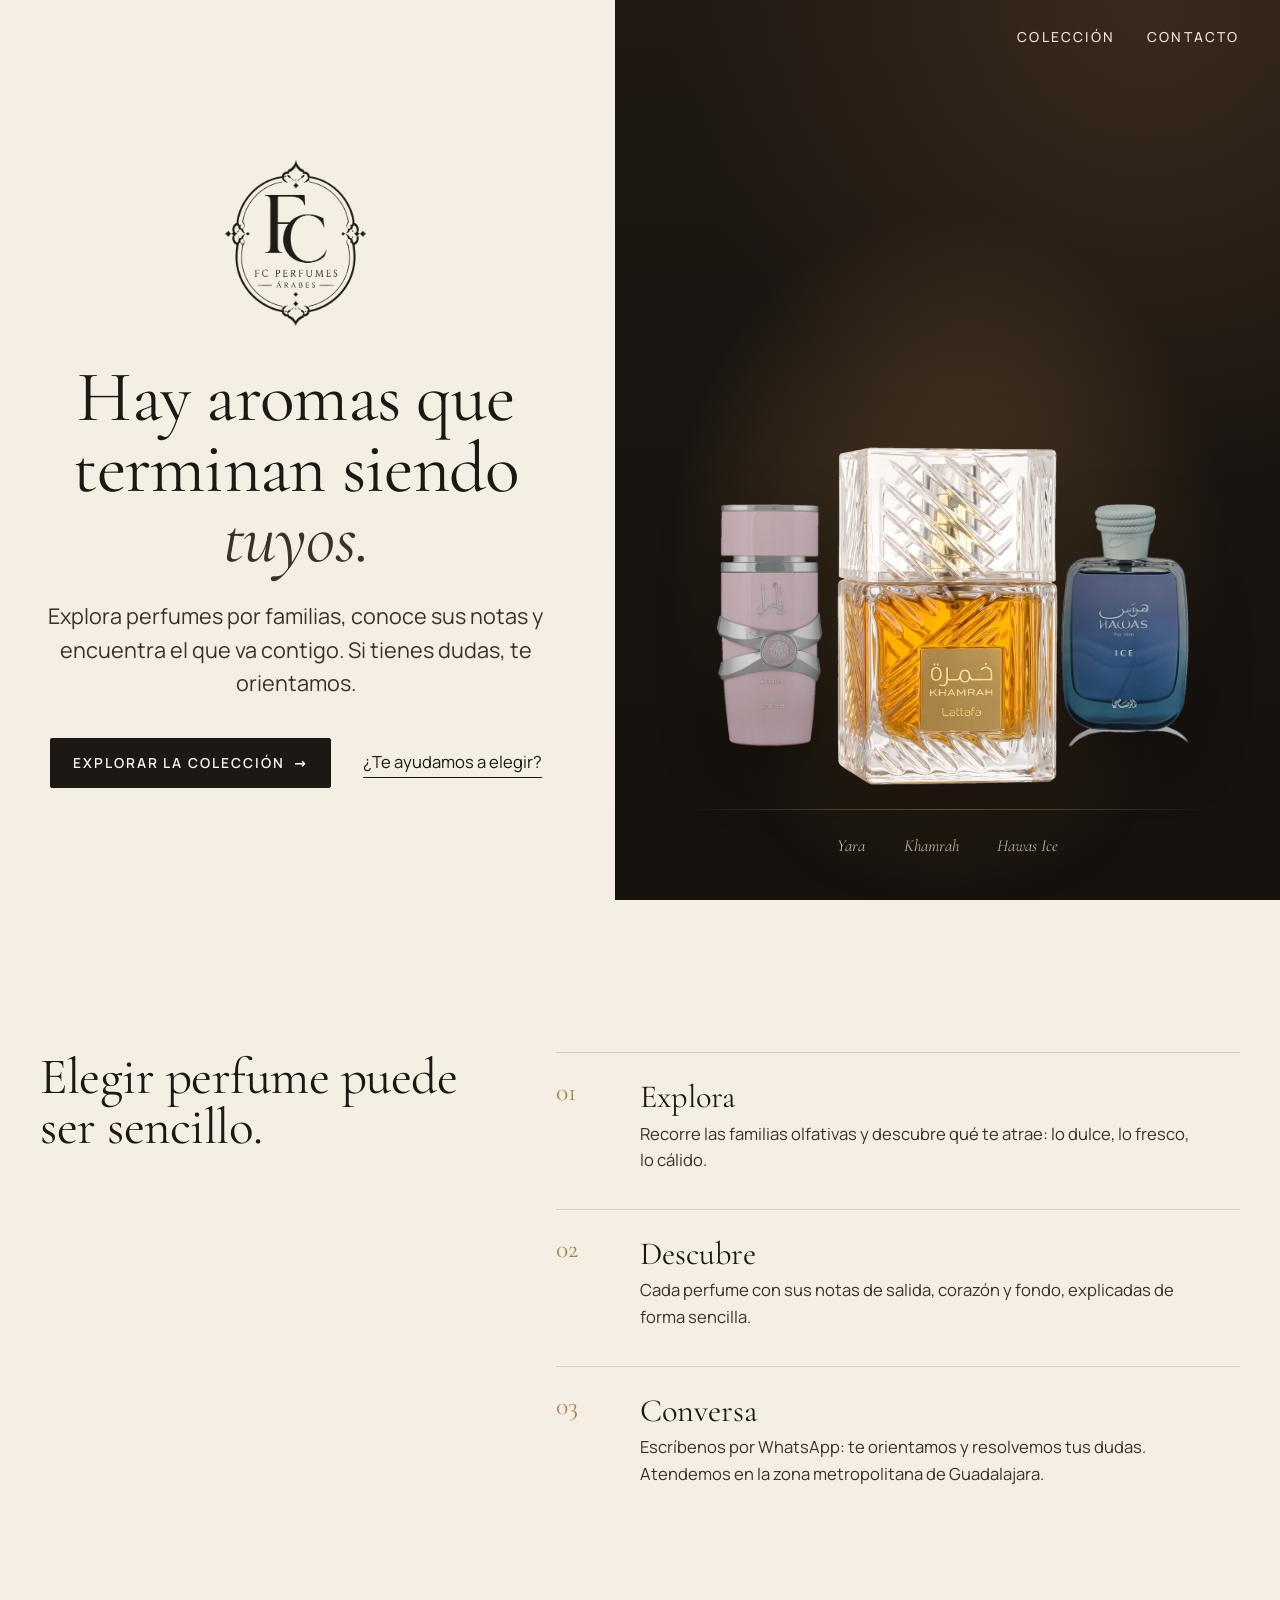
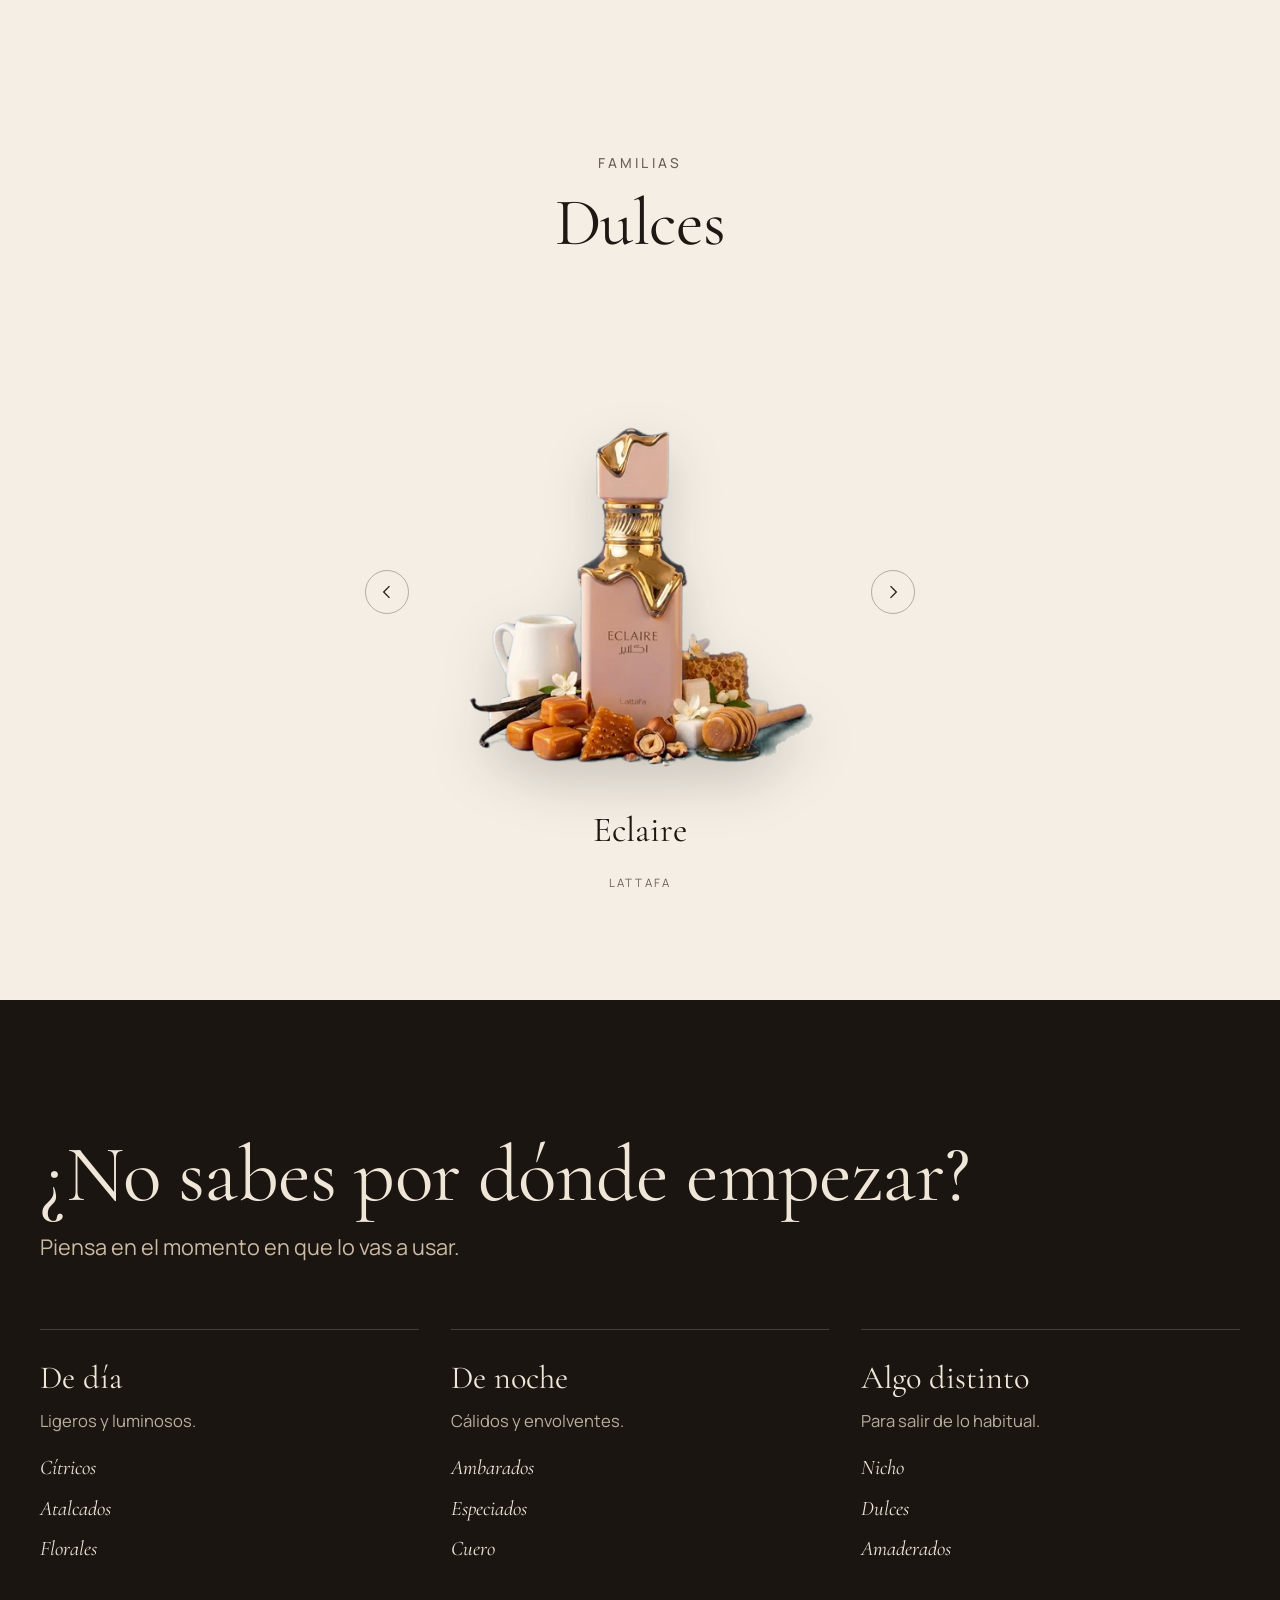
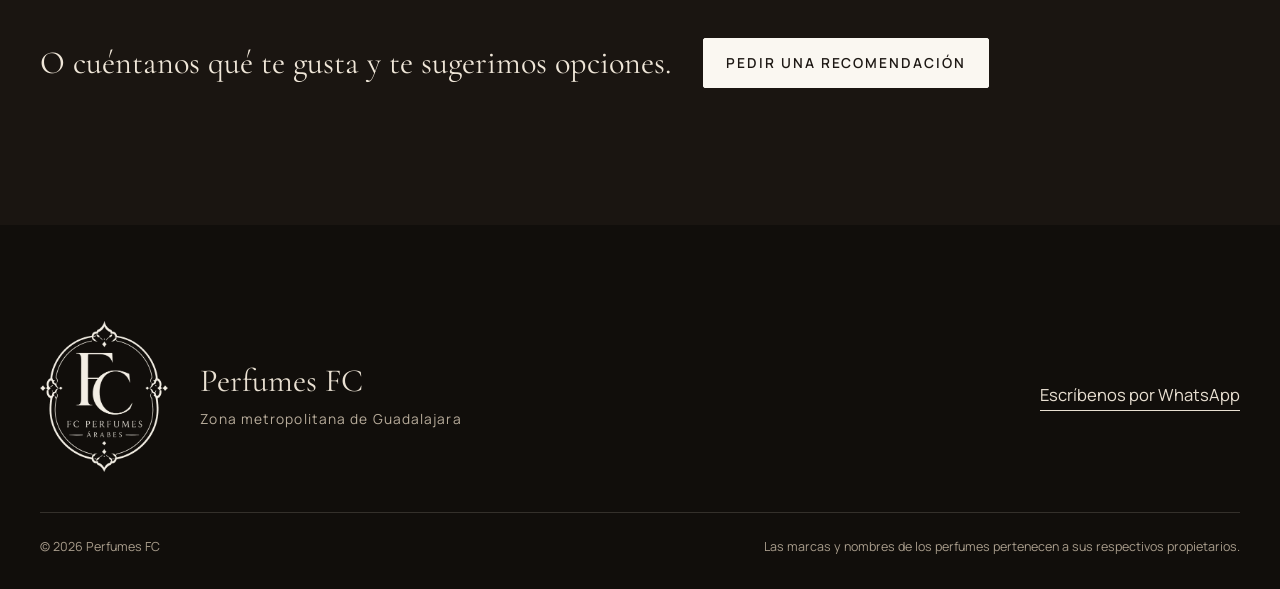
<file: index.html>
<!doctype html>
<html lang="es-MX">
<head>
  <meta charset="utf-8">
  <meta name="viewport" content="width=device-width, initial-scale=1">
  <title>Perfumes FC — Fragancias para explorar</title>
  <meta name="description" content="Perfumes FC: explora fragancias por familias olfativas, conoce sus notas y encuentra la que va contigo. Te orientamos por WhatsApp en la zona metropolitana de Guadalajara.">
  <meta name="theme-color" content="#f4eee4">
  <meta property="og:type" content="website">
  <meta property="og:locale" content="es_MX">
  <meta property="og:site_name" content="Perfumes FC">
  <meta property="og:title" content="Perfumes FC — Fragancias para explorar">
  <meta property="og:description" content="Explora perfumes por familias olfativas y encuentra el que va contigo.">
  <meta property="og:image" content="assets/img/brand/og-image.jpg">
  <meta name="twitter:card" content="summary_large_image">
  <link rel="icon" type="image/png" sizes="32x32" href="assets/img/brand/favicon-32.png">
  <link rel="apple-touch-icon" href="assets/img/brand/apple-touch-icon.png">
  <link rel="preload" href="assets/fonts/cormorant-garamond.woff2" as="font" type="font/woff2" crossorigin>
  <link rel="preload" href="assets/fonts/manrope.woff2" as="font" type="font/woff2" crossorigin>
  <link rel="stylesheet" href="assets/css/base.css">
  <link rel="stylesheet" href="assets/css/home.css">
  <script>document.documentElement.classList.add("js")</script>
</head>
<body>
  <a class="skip-link" href="#contenido">Saltar al contenido</a>

  <header class="site-header" id="top">
    <div class="wrap">
      <a class="brand" href="index.html" aria-label="Perfumes FC, inicio">
        <img src="assets/img/brand/monogram-ink.webp" width="30" height="31" alt="">
        <span>Perfumes</span>
      </a>
      <nav aria-label="Principal">
        <ul class="nav">
          <li><a href="catalogo.html">Colección</a></li>
          <li><a href="#contacto">Contacto</a></li>
        </ul>
      </nav>
    </div>
  </header>

  <main id="contenido">
    <!-- HERO -->
    <section class="hero" aria-labelledby="hero-title">
      <div class="hero__text">
        <img class="hero__logo" src="assets/img/brand/logo-ink.webp" width="720" height="849" alt="Perfumes FC">
        <h1 id="hero-title" class="display hero__title">Hay aromas que terminan siendo <em>tuyos.</em></h1>
        <p class="hero__lead">Explora perfumes por familias, conoce sus notas y encuentra el que va contigo. Si tienes dudas, te orientamos.</p>
        <div class="hero__actions">
          <a class="btn" href="catalogo.html">Explorar la colección <span class="arrow" aria-hidden="true">→</span></a>
          <a class="link" data-wa="advice" href="https://wa.me/?text=Hola%2C%20me%20gustar%C3%ADa%20una%20recomendaci%C3%B3n%20de%20perfume." target="_blank" rel="noopener">¿Te ayudamos a elegir?</a>
        </div>
      </div>
      <figure class="hero__stage" aria-label="Tres perfumes de la colección">
        <div class="hero__bottles">
          <img class="b b--l" src="assets/img/perfumes/yara-840.webp" width="420" height="560" alt="Frasco de Yara de Lattafa">
          <img class="b b--c" src="assets/img/perfumes/khamrah-840.webp" width="420" height="560" alt="Frasco de Khamrah de Lattafa" fetchpriority="high">
          <img class="b b--r" src="assets/img/perfumes/hawas-ice-840.webp" width="420" height="560" alt="Frasco de Hawas Ice de Rasasi">
        </div>
        <figcaption class="hero__caption"><span>Yara</span><span>Khamrah</span><span>Hawas Ice</span></figcaption>
      </figure>
    </section>

    <!-- CÓMO FUNCIONA -->
    <section class="steps wrap" aria-labelledby="steps-title">
      <h2 id="steps-title" class="display steps__title reveal">Elegir perfume puede ser sencillo.</h2>
      <ol class="steps__list">
        <li class="reveal"><span class="steps__n">01</span><h3>Explora</h3><p>Recorre las familias olfativas y descubre qué te atrae: lo dulce, lo fresco, lo cálido.</p></li>
        <li class="reveal"><span class="steps__n">02</span><h3>Descubre</h3><p>Cada perfume con sus notas de salida, corazón y fondo, explicadas de forma sencilla.</p></li>
        <li class="reveal"><span class="steps__n">03</span><h3>Conversa</h3><p>Escríbenos por WhatsApp: te orientamos y resolvemos tus dudas. Atendemos en la zona metropolitana de Guadalajara.</p></li>
      </ol>
    </section>

    <!-- FAMILIAS: carrusel sencillo, un perfume por familia -->
    <section class="showcase" id="familias" aria-labelledby="sc-title" aria-roledescription="carrusel">
      <div class="wrap">
        <h2 id="sc-title" class="eyebrow sc-title">Familias</h2>
        <!-- prerender:showcase -->
        <p class="sc-name display" aria-live="polite">Dulces</p>
        <div class="sc-stage">
          <button class="g-btn sc-prev" type="button" aria-label="Familia anterior"><svg viewBox="0 0 24 24" aria-hidden="true"><path d="M15 5l-7 7 7 7" fill="none" stroke="currentColor" stroke-width="1.5"/></svg></button>
          <a class="sc-perfume" href="catalogo.html#/dulces/eclaire">
            <span class="sc-visual"><img class="studio" src="assets/img/estudio/eclaire-760.webp" alt="Frasco de Eclaire de Lattafa: vidrio rosado con tapa de crema dorada que parece derretirse junto a sus ingredientes" loading="lazy"></span>
            <span class="sc-pname">Eclaire</span>
            <span class="sc-pbrand">Lattafa</span>
          </a>
          <button class="g-btn sc-next" type="button" aria-label="Familia siguiente"><svg viewBox="0 0 24 24" aria-hidden="true"><path d="M9 5l7 7-7 7" fill="none" stroke="currentColor" stroke-width="1.5"/></svg></button>
        </div>
        <!-- /prerender:showcase -->
      </div>
    </section>

    <!-- ORIENTACIÓN -->
    <section class="guide" aria-labelledby="guide-title">
      <div class="wrap">
        <h2 id="guide-title" class="display guide__title reveal">¿No sabes por dónde empezar?</h2>
        <p class="guide__lead reveal">Piensa en el momento en que lo vas a usar.</p>
        <div class="guide__grid">
          <div class="reveal">
            <h3>De día</h3>
            <p>Ligeros y luminosos.</p>
            <ul><li><a href="catalogo.html#/citricos">Cítricos</a></li><li><a href="catalogo.html#/atalcados">Atalcados</a></li><li><a href="catalogo.html#/florales">Florales</a></li></ul>
          </div>
          <div class="reveal">
            <h3>De noche</h3>
            <p>Cálidos y envolventes.</p>
            <ul><li><a href="catalogo.html#/ambarados">Ambarados</a></li><li><a href="catalogo.html#/especiados">Especiados</a></li><li><a href="catalogo.html#/cuero">Cuero</a></li></ul>
          </div>
          <div class="reveal">
            <h3>Algo distinto</h3>
            <p>Para salir de lo habitual.</p>
            <ul><li><a href="catalogo.html#/nicho">Nicho</a></li><li><a href="catalogo.html#/dulces">Dulces</a></li><li><a href="catalogo.html#/amaderados">Amaderados</a></li></ul>
          </div>
        </div>
        <div class="guide__cta reveal">
          <p>O cuéntanos qué te gusta y te sugerimos opciones.</p>
          <a class="btn btn--light" data-wa="advice" href="https://wa.me/?text=Hola%2C%20me%20gustar%C3%ADa%20una%20recomendaci%C3%B3n%20de%20perfume." target="_blank" rel="noopener">Pedir una recomendación</a>
        </div>
      </div>
    </section>
  </main>

  <footer class="site-footer" id="contacto">
    <div class="wrap">
      <div class="footer-top">
        <img src="assets/img/brand/logo-cream.webp" width="720" height="849" alt="Perfumes FC" loading="lazy">
        <div class="footer-brand">
          <p>Perfumes FC</p>
          <small>Zona metropolitana de Guadalajara</small>
        </div>
        <a class="link" data-wa="general" href="https://wa.me/?text=Hola%2C%20quer%C3%ADa%20informaci%C3%B3n%20sobre%20sus%20perfumes." target="_blank" rel="noopener">Escríbenos por WhatsApp</a>
      </div>
      <div class="footer-bottom">
        <span>© 2026 Perfumes FC</span>
        <span>Las marcas y nombres de los perfumes pertenecen a sus respectivos propietarios.</span>
      </div>
    </div>
  </footer>

  <script type="module" src="assets/js/home.js"></script>
</body>
</html>
</file>
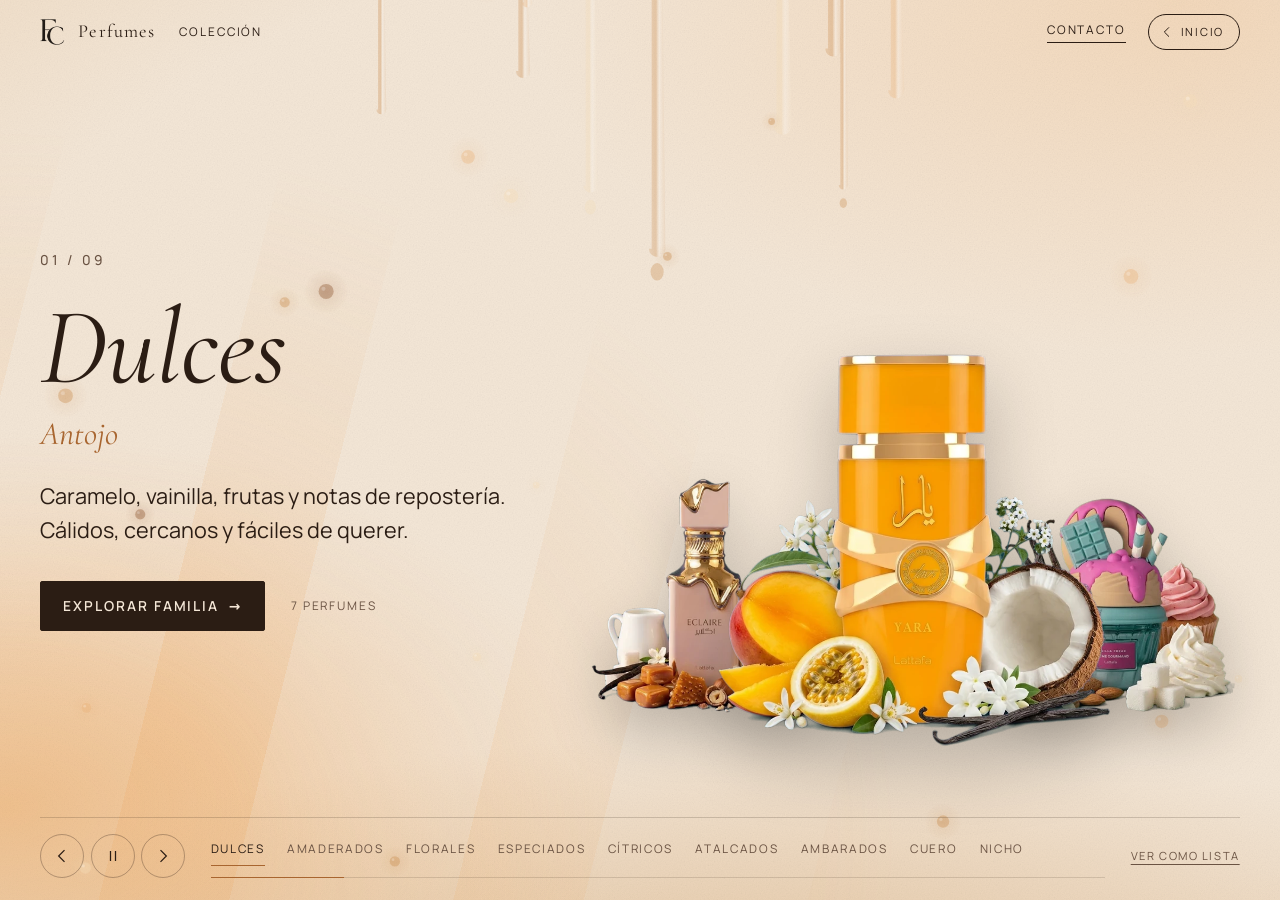
<file: catalogo.html>
<!doctype html>
<html lang="es-MX">
<head>
  <meta charset="utf-8">
  <meta name="viewport" content="width=device-width, initial-scale=1">
  <title>Colección — Perfumes FC</title>
  <meta name="description" content="Recorre la colección de Perfumes FC por familias olfativas: dulces, amaderados, florales, especiados, cítricos, atalcados, ambarados, cuero y nicho. Notas de cada perfume y contacto directo por WhatsApp.">
  <meta name="theme-color" content="#f4eee4">
  <meta property="og:type" content="website">
  <meta property="og:locale" content="es_MX">
  <meta property="og:site_name" content="Perfumes FC">
  <meta property="og:title" content="Colección — Perfumes FC">
  <meta property="og:description" content="Una galería olfativa: explora perfumes por familias y descubre sus notas.">
  <meta property="og:image" content="assets/img/brand/og-image.jpg">
  <meta name="twitter:card" content="summary_large_image">
  <link rel="icon" type="image/png" sizes="32x32" href="assets/img/brand/favicon-32.png">
  <link rel="apple-touch-icon" href="assets/img/brand/apple-touch-icon.png">
  <link rel="preload" href="assets/fonts/cormorant-garamond.woff2" as="font" type="font/woff2" crossorigin>
  <link rel="preload" href="assets/fonts/manrope.woff2" as="font" type="font/woff2" crossorigin>
  <link rel="preload" href="data/families.json" as="fetch" crossorigin>
  <link rel="preload" href="data/perfumes.json" as="fetch" crossorigin>
  <link rel="stylesheet" href="assets/css/base.css">
  <link rel="stylesheet" href="assets/css/catalog.css">
  <link rel="stylesheet" href="assets/css/atmos.css">
  <script>document.documentElement.classList.add("js")</script>
</head>
<body class="cat">
  <a class="skip-link" href="#app">Saltar a la colección</a>

  <header class="cat-bar">
    <a class="brand" href="index.html" aria-label="Perfumes FC, volver al inicio">
      <img class="brand__ink" src="assets/img/brand/monogram-ink.webp" width="30" height="31" alt="">
      <img class="brand__cream" src="assets/img/brand/monogram-cream.webp" width="30" height="31" alt="">
      <span>Perfumes</span>
    </a>
    <nav class="crumbs" aria-label="Ubicación"><ol></ol></nav>
    <nav class="bar-nav" aria-label="Principal">
      <a class="bar-link" href="index.html#contacto">Contacto</a>
      <a class="bar-home" href="index.html"><svg viewBox="0 0 24 24" aria-hidden="true"><path d="M15 5l-7 7 7 7" fill="none" stroke="currentColor" stroke-width="1.5"/></svg>Inicio</a>
    </nav>
  </header>

  <main id="app" class="stage" data-view="loading" tabindex="-1">
    <div class="stage__bg" aria-hidden="true"><div class="bg-layer"><i class="bl bl-fill"></i><i class="bl bl-key"></i><i class="bl bl-tex"></i><i class="bl bl-vig"></i></div><div class="bg-layer"><i class="bl bl-fill"></i><i class="bl bl-key"></i><i class="bl bl-tex"></i><i class="bl bl-vig"></i></div></div>
    <canvas class="stage__fx" aria-hidden="true"></canvas>

    <!-- Galería de familias -->
    <section id="view-gallery" class="view view--gallery" aria-roledescription="carrusel" aria-label="Familias olfativas" hidden>
      <div class="g-slide">
        <p class="g-count eyebrow"><span class="g-i">01</span> / <span class="g-n">09</span></p>
        <h1 class="g-name display" tabindex="-1"></h1>
        <p class="g-concept"></p>
        <p class="g-desc"></p>
        <div class="g-actions">
          <a class="btn g-cta" href="#/">Explorar familia <span class="arrow" aria-hidden="true">→</span></a>
          <span class="g-num"></span>
        </div>
      </div>
      <div class="g-bottles" aria-hidden="true"></div>
      <div class="g-nav" role="group" aria-label="Navegación entre familias">
        <div class="g-controls">
          <button class="g-btn g-prev" type="button" aria-label="Familia anterior"><svg viewBox="0 0 24 24" aria-hidden="true"><path d="M15 5l-7 7 7 7" fill="none" stroke="currentColor" stroke-width="1.5"/></svg></button>
          <button class="g-btn g-play" type="button" aria-label="Pausar el recorrido automático"><svg class="i-pause" viewBox="0 0 24 24" aria-hidden="true"><path d="M9 6v12M15 6v12" stroke="currentColor" stroke-width="1.5"/></svg><svg class="i-play" viewBox="0 0 24 24" aria-hidden="true"><path d="M8 5.5v13l10-6.5z" fill="none" stroke="currentColor" stroke-width="1.5" stroke-linejoin="round"/></svg></button>
          <button class="g-btn g-next" type="button" aria-label="Familia siguiente"><svg viewBox="0 0 24 24" aria-hidden="true"><path d="M9 5l7 7-7 7" fill="none" stroke="currentColor" stroke-width="1.5"/></svg></button>
        </div>
        <div class="g-tabs-wrap">
          <ol class="g-tabs"></ol>
          <div class="g-progress" aria-hidden="true"><span></span></div>
        </div>
        <a class="g-list" href="#/lista">Ver como lista</a>
      </div>
      <p class="visually-hidden g-live" aria-live="polite"></p>
    </section>

    <!-- Familia abierta -->
    <section id="view-family" class="view view--family" hidden></section>

    <!-- Ficha de perfume -->
    <section id="view-perfume" class="view view--perfume" hidden></section>

    <!-- Lista accesible -->
    <section id="view-list" class="view view--list" hidden></section>

    <p class="stage__status" role="status"></p>
  </main>

  <noscript>
    <style>.cat-bar .crumbs, .stage { display: none !important; } body.cat { overflow: auto; }</style>
    <!-- prerender:noscript -->
    <div class="ns">
      <h1 class="display">Colección</h1>
      <p class="muted">Pregúntanos por cualquier perfume: el enlace abre WhatsApp con el nombre ya escrito.</p>
      <section><h2>Dulces</h2><ul>
        <li><strong>Yara Tous</strong> — Lattafa. Mango · Coco · Vainilla. <a href="https://wa.me/?text=Hola%2C%20quer%C3%ADa%20informaci%C3%B3n%20sobre%20el%20perfume%20Yara%20Tous%20de%20Lattafa." rel="noopener">Preguntar por WhatsApp</a></li>
        <li><strong>Eclaire</strong> — Lattafa. Caramelo · Leche · Miel. <a href="https://wa.me/?text=Hola%2C%20quer%C3%ADa%20informaci%C3%B3n%20sobre%20el%20perfume%20Eclaire%20de%20Lattafa." rel="noopener">Preguntar por WhatsApp</a></li>
        <li><strong>Vanilla Freak</strong> — Lattafa. Acorde de cupcake · Almendra · Vainilla. <a href="https://wa.me/?text=Hola%2C%20quer%C3%ADa%20informaci%C3%B3n%20sobre%20el%20perfume%20Vanilla%20Freak%20de%20Lattafa." rel="noopener">Preguntar por WhatsApp</a></li>
        <li><strong>Berry On Top</strong> — Lattafa. Fresa · Crema chantilly · Vainilla. <a href="https://wa.me/?text=Hola%2C%20quer%C3%ADa%20informaci%C3%B3n%20sobre%20el%20perfume%20Berry%20On%20Top%20de%20Lattafa." rel="noopener">Preguntar por WhatsApp</a></li>
        <li><strong>Khamrah</strong> — Lattafa. Canela · Dátil · Vainilla. <a href="https://wa.me/?text=Hola%2C%20quer%C3%ADa%20informaci%C3%B3n%20sobre%20el%20perfume%20Khamrah%20de%20Lattafa." rel="noopener">Preguntar por WhatsApp</a></li>
        <li><strong>Yara Elixir</strong> — Lattafa. Fresa (s&#x27;mores) · Jazmín · Caramelo. <a href="https://wa.me/?text=Hola%2C%20quer%C3%ADa%20informaci%C3%B3n%20sobre%20el%20perfume%20Yara%20Elixir%20de%20Lattafa." rel="noopener">Preguntar por WhatsApp</a></li>
        <li><strong>Petra</strong> — Lattafa. Ron · Coco · Nardo (tuberosa). <a href="https://wa.me/?text=Hola%2C%20quer%C3%ADa%20informaci%C3%B3n%20sobre%20el%20perfume%20Petra%20de%20Lattafa." rel="noopener">Preguntar por WhatsApp</a></li>
      </ul></section>
      <section><h2>Amaderados</h2><ul>
        <li><strong>Ameer Al Arab</strong> — Asdaaf (Lattafa). Albahaca · Cardamomo · Sándalo. <a href="https://wa.me/?text=Hola%2C%20quer%C3%ADa%20informaci%C3%B3n%20sobre%20el%20perfume%20Ameer%20Al%20Arab%20de%20Asdaaf." rel="noopener">Preguntar por WhatsApp</a></li>
        <li><strong>Hayaati</strong> — Lattafa. Manzana · Canela · Notas amaderadas. <a href="https://wa.me/?text=Hola%2C%20quer%C3%ADa%20informaci%C3%B3n%20sobre%20el%20perfume%20Hayaati%20de%20Lattafa." rel="noopener">Preguntar por WhatsApp</a></li>
        <li><strong>Amber Oud Bleu Edition</strong> — Al Haramain. Toronja · Menta · Sándalo. <a href="https://wa.me/?text=Hola%2C%20quer%C3%ADa%20informaci%C3%B3n%20sobre%20el%20perfume%20Amber%20Oud%20Bleu%20Edition%20de%20Al%20Haramain." rel="noopener">Preguntar por WhatsApp</a></li>
        <li><strong>Fusion Accord</strong> — Hamidi. Piña · Abedul · Musgo de roble. <a href="https://wa.me/?text=Hola%2C%20quer%C3%ADa%20informaci%C3%B3n%20sobre%20el%20perfume%20Fusion%20Accord%20de%20Hamidi." rel="noopener">Preguntar por WhatsApp</a></li>
        <li><strong>Nitro Green</strong> — Dumont. Lavandín · Hojas de cedro · Acorde terroso. <a href="https://wa.me/?text=Hola%2C%20quer%C3%ADa%20informaci%C3%B3n%20sobre%20el%20perfume%20Nitro%20Green%20de%20Dumont." rel="noopener">Preguntar por WhatsApp</a></li>
        <li><strong>Ishq Al Shuyukh Silver</strong> — Lattafa Pride. Limón · Piña · Cedro. <a href="https://wa.me/?text=Hola%2C%20quer%C3%ADa%20informaci%C3%B3n%20sobre%20el%20perfume%20Ishq%20Al%20Shuyukh%20Silver%20de%20Lattafa%20Pride." rel="noopener">Preguntar por WhatsApp</a></li>
        <li><strong>Shaheen Silver</strong> — Lattafa Pride. Grosella negra (cassis) · Pachulí · Musgo de roble. <a href="https://wa.me/?text=Hola%2C%20quer%C3%ADa%20informaci%C3%B3n%20sobre%20el%20perfume%20Shaheen%20Silver%20de%20Lattafa%20Pride." rel="noopener">Preguntar por WhatsApp</a></li>
        <li><strong>Connoisseur Man</strong> — Armaf. Manzana verde · Lavanda · Olíbano (incienso). <a href="https://wa.me/?text=Hola%2C%20quer%C3%ADa%20informaci%C3%B3n%20sobre%20el%20perfume%20Connoisseur%20Man%20de%20Armaf." rel="noopener">Preguntar por WhatsApp</a></li>
      </ul></section>
      <section><h2>Florales</h2><ul>
        <li><strong>Yara</strong> — Lattafa. Orquídea · Heliotropo · Vainilla. <a href="https://wa.me/?text=Hola%2C%20quer%C3%ADa%20informaci%C3%B3n%20sobre%20el%20perfume%20Yara%20de%20Lattafa." rel="noopener">Preguntar por WhatsApp</a></li>
        <li><strong>Yara Elixir</strong> — Lattafa. Fresa (s&#x27;mores) · Jazmín · Caramelo. <a href="https://wa.me/?text=Hola%2C%20quer%C3%ADa%20informaci%C3%B3n%20sobre%20el%20perfume%20Yara%20Elixir%20de%20Lattafa." rel="noopener">Preguntar por WhatsApp</a></li>
        <li><strong>Fakhar Rose</strong> — Lattafa. Granada · Nardo (tuberosa) · Rosa. <a href="https://wa.me/?text=Hola%2C%20quer%C3%ADa%20informaci%C3%B3n%20sobre%20el%20perfume%20Fakhar%20Rose%20de%20Lattafa." rel="noopener">Preguntar por WhatsApp</a></li>
        <li><strong>Queen of Arabia</strong> — Lattafa Pride. Vainilla · Ámbar. <a href="https://wa.me/?text=Hola%2C%20quer%C3%ADa%20informaci%C3%B3n%20sobre%20el%20perfume%20Queen%20of%20Arabia%20de%20Lattafa%20Pride." rel="noopener">Preguntar por WhatsApp</a></li>
        <li><strong>Fusion Concord</strong> — Hamidi. Durazno · Nardo (tuberosa) · Praliné. <a href="https://wa.me/?text=Hola%2C%20quer%C3%ADa%20informaci%C3%B3n%20sobre%20el%20perfume%20Fusion%20Concord%20de%20Hamidi." rel="noopener">Preguntar por WhatsApp</a></li>
        <li><strong>Ameerat Al Arab Blue</strong> — Asdaaf (Lattafa). Bergamota · Geranio · Ámbar. <a href="https://wa.me/?text=Hola%2C%20quer%C3%ADa%20informaci%C3%B3n%20sobre%20el%20perfume%20Ameerat%20Al%20Arab%20Blue%20de%20Asdaaf." rel="noopener">Preguntar por WhatsApp</a></li>
        <li><strong>Infinity Gold</strong> — Armaf. Pera · Ylang-ylang · Vainilla. <a href="https://wa.me/?text=Hola%2C%20quer%C3%ADa%20informaci%C3%B3n%20sobre%20el%20perfume%20Infinity%20Gold%20de%20Armaf." rel="noopener">Preguntar por WhatsApp</a></li>
        <li><strong>The Kingdom Women</strong> — Lattafa. Pera · Peonía · Praliné. <a href="https://wa.me/?text=Hola%2C%20quer%C3%ADa%20informaci%C3%B3n%20sobre%20el%20perfume%20The%20Kingdom%20Women%20de%20Lattafa." rel="noopener">Preguntar por WhatsApp</a></li>
        <li><strong>Atheeri</strong> — Lattafa. Pasiflora · Orquídea · Vainilla. <a href="https://wa.me/?text=Hola%2C%20quer%C3%ADa%20informaci%C3%B3n%20sobre%20el%20perfume%20Atheeri%20de%20Lattafa." rel="noopener">Preguntar por WhatsApp</a></li>
      </ul></section>
      <section><h2>Especiados</h2><ul>
        <li><strong>Khamrah</strong> — Lattafa. Canela · Dátil · Vainilla. <a href="https://wa.me/?text=Hola%2C%20quer%C3%ADa%20informaci%C3%B3n%20sobre%20el%20perfume%20Khamrah%20de%20Lattafa." rel="noopener">Preguntar por WhatsApp</a></li>
        <li><strong>Khamrah Qahwa</strong> — Lattafa. Cardamomo · Café · Praliné. <a href="https://wa.me/?text=Hola%2C%20quer%C3%ADa%20informaci%C3%B3n%20sobre%20el%20perfume%20Khamrah%20Qahwa%20de%20Lattafa." rel="noopener">Preguntar por WhatsApp</a></li>
        <li><strong>Asad Bourbon</strong> — Lattafa. Pimienta rosa · Cacao · Vainilla bourbon. <a href="https://wa.me/?text=Hola%2C%20quer%C3%ADa%20informaci%C3%B3n%20sobre%20el%20perfume%20Asad%20Bourbon%20de%20Lattafa." rel="noopener">Preguntar por WhatsApp</a></li>
        <li><strong>Checkmate Knight</strong> — Armaf. Lavanda · Cardamomo · Haba tonka. <a href="https://wa.me/?text=Hola%2C%20quer%C3%ADa%20informaci%C3%B3n%20sobre%20el%20perfume%20Checkmate%20Knight%20de%20Armaf." rel="noopener">Preguntar por WhatsApp</a></li>
        <li><strong>9 PM Rebel</strong> — Afnan. Piña · Manzana Granny Smith · Caramelo. <a href="https://wa.me/?text=Hola%2C%20quer%C3%ADa%20informaci%C3%B3n%20sobre%20el%20perfume%209%20PM%20Rebel%20de%20Afnan." rel="noopener">Preguntar por WhatsApp</a></li>
        <li><strong>Oud Saffron</strong> — Orientica. Azafrán · Oud · Vainilla. <a href="https://wa.me/?text=Hola%2C%20quer%C3%ADa%20informaci%C3%B3n%20sobre%20el%20perfume%20Oud%20Saffron%20de%20Orientica." rel="noopener">Preguntar por WhatsApp</a></li>
      </ul></section>
      <section><h2>Cítricos</h2><ul>
        <li><strong>Hawas Ice</strong> — Rasasi. Manzana · Limón · Anís estrellado. <a href="https://wa.me/?text=Hola%2C%20quer%C3%ADa%20informaci%C3%B3n%20sobre%20el%20perfume%20Hawas%20Ice%20de%20Rasasi." rel="noopener">Preguntar por WhatsApp</a></li>
        <li><strong>Hawas Malibu</strong> — Rasasi. Piña · Toronja · Iris. <a href="https://wa.me/?text=Hola%2C%20quer%C3%ADa%20informaci%C3%B3n%20sobre%20el%20perfume%20Hawas%20Malibu%20de%20Rasasi." rel="noopener">Preguntar por WhatsApp</a></li>
        <li><strong>Odyssey Mandarin Sky</strong> — Armaf. Mandarina · Caramelo · Haba tonka. <a href="https://wa.me/?text=Hola%2C%20quer%C3%ADa%20informaci%C3%B3n%20sobre%20el%20perfume%20Odyssey%20Mandarin%20Sky%20de%20Armaf." rel="noopener">Preguntar por WhatsApp</a></li>
        <li><strong>Odyssey Limoni</strong> — Armaf. Limón · Jengibre · Notas marinas. <a href="https://wa.me/?text=Hola%2C%20quer%C3%ADa%20informaci%C3%B3n%20sobre%20el%20perfume%20Odyssey%20Limoni%20de%20Armaf." rel="noopener">Preguntar por WhatsApp</a></li>
        <li><strong>Art of Universe</strong> — Lattafa Pride. Mandarina · Menta · Pera. <a href="https://wa.me/?text=Hola%2C%20quer%C3%ADa%20informaci%C3%B3n%20sobre%20el%20perfume%20Art%20of%20Universe%20de%20Lattafa%20Pride." rel="noopener">Preguntar por WhatsApp</a></li>
      </ul></section>
      <section><h2>Atalcados</h2><ul>
        <li><strong>Musk Mood</strong> — Lattafa. Almizcle blanco · Notas florales · Sándalo. <a href="https://wa.me/?text=Hola%2C%20quer%C3%ADa%20informaci%C3%B3n%20sobre%20el%20perfume%20Musk%20Mood%20de%20Lattafa." rel="noopener">Preguntar por WhatsApp</a></li>
        <li><strong>Musk So Poudrée</strong> — Lattafa. Notas empolvadas · Almizcle. <a href="https://wa.me/?text=Hola%2C%20quer%C3%ADa%20informaci%C3%B3n%20sobre%20el%20perfume%20Musk%20So%20Poudr%C3%A9e%20de%20Lattafa." rel="noopener">Preguntar por WhatsApp</a></li>
        <li><strong>Peace &amp; Love</strong> — Lattafa Pride. Almendra · Rosa · Heliotropo. <a href="https://wa.me/?text=Hola%2C%20quer%C3%ADa%20informaci%C3%B3n%20sobre%20el%20perfume%20Peace%20%26%20Love%20de%20Lattafa%20Pride." rel="noopener">Preguntar por WhatsApp</a></li>
        <li><strong>Ameerat Al Arab Privé Rose</strong> — Asdaaf (Lattafa). Fresa · Rosa · Almizcle blanco. <a href="https://wa.me/?text=Hola%2C%20quer%C3%ADa%20informaci%C3%B3n%20sobre%20el%20perfume%20Ameerat%20Al%20Arab%20Priv%C3%A9%20Rose%20de%20Asdaaf." rel="noopener">Preguntar por WhatsApp</a></li>
        <li><strong>Yara</strong> — Lattafa. Orquídea · Heliotropo · Vainilla. <a href="https://wa.me/?text=Hola%2C%20quer%C3%ADa%20informaci%C3%B3n%20sobre%20el%20perfume%20Yara%20de%20Lattafa." rel="noopener">Preguntar por WhatsApp</a></li>
      </ul></section>
      <section><h2>Ambarados / Orientales</h2><ul>
        <li><strong>King</strong> — Bharara. Naranja · Tutti frutti · Ámbar. <a href="https://wa.me/?text=Hola%2C%20quer%C3%ADa%20informaci%C3%B3n%20sobre%20el%20perfume%20King%20de%20Bharara." rel="noopener">Preguntar por WhatsApp</a></li>
        <li><strong>Royal Amber</strong> — Orientica. Melón · Piña · Ámbar. <a href="https://wa.me/?text=Hola%2C%20quer%C3%ADa%20informaci%C3%B3n%20sobre%20el%20perfume%20Royal%20Amber%20de%20Orientica." rel="noopener">Preguntar por WhatsApp</a></li>
        <li><strong>Khamrah Qahwa</strong> — Lattafa. Cardamomo · Café · Praliné. <a href="https://wa.me/?text=Hola%2C%20quer%C3%ADa%20informaci%C3%B3n%20sobre%20el%20perfume%20Khamrah%20Qahwa%20de%20Lattafa." rel="noopener">Preguntar por WhatsApp</a></li>
        <li><strong>Asad Bourbon</strong> — Lattafa. Pimienta rosa · Cacao · Vainilla bourbon. <a href="https://wa.me/?text=Hola%2C%20quer%C3%ADa%20informaci%C3%B3n%20sobre%20el%20perfume%20Asad%20Bourbon%20de%20Lattafa." rel="noopener">Preguntar por WhatsApp</a></li>
        <li><strong>Orchestra Tempo Tune</strong> — Armaf. Ralladura de naranja · Miel · Ámbar. <a href="https://wa.me/?text=Hola%2C%20quer%C3%ADa%20informaci%C3%B3n%20sobre%20el%20perfume%20Orchestra%20Tempo%20Tune%20de%20Armaf." rel="noopener">Preguntar por WhatsApp</a></li>
        <li><strong>Mosaic Topaz Malaky</strong> — Armaf. Azafrán · Rosa · Oud. <a href="https://wa.me/?text=Hola%2C%20quer%C3%ADa%20informaci%C3%B3n%20sobre%20el%20perfume%20Mosaic%20Topaz%20Malaky%20de%20Armaf." rel="noopener">Preguntar por WhatsApp</a></li>
        <li><strong>Oud Saffron</strong> — Orientica. Azafrán · Oud · Vainilla. <a href="https://wa.me/?text=Hola%2C%20quer%C3%ADa%20informaci%C3%B3n%20sobre%20el%20perfume%20Oud%20Saffron%20de%20Orientica." rel="noopener">Preguntar por WhatsApp</a></li>
      </ul></section>
      <section><h2>Cuero</h2><ul>
        <li><strong>Ishq Al Shuyukh Gold</strong> — Lattafa Pride. Azafrán · Cuero · Caramelo. <a href="https://wa.me/?text=Hola%2C%20quer%C3%ADa%20informaci%C3%B3n%20sobre%20el%20perfume%20Ishq%20Al%20Shuyukh%20Gold%20de%20Lattafa%20Pride." rel="noopener">Preguntar por WhatsApp</a></li>
        <li><strong>Éter Arabian Sky</strong> — Armaf. Piña · Caramelo · Cuero. <a href="https://wa.me/?text=Hola%2C%20quer%C3%ADa%20informaci%C3%B3n%20sobre%20el%20perfume%20%C3%89ter%20Arabian%20Sky%20de%20Armaf." rel="noopener">Preguntar por WhatsApp</a></li>
      </ul></section>
      <section><h2>Nicho</h2><ul>
        <li><strong>Art of Universe</strong> — Lattafa Pride. Mandarina · Menta · Pera. <a href="https://wa.me/?text=Hola%2C%20quer%C3%ADa%20informaci%C3%B3n%20sobre%20el%20perfume%20Art%20of%20Universe%20de%20Lattafa%20Pride." rel="noopener">Preguntar por WhatsApp</a></li>
        <li><strong>Infinity Gold</strong> — Armaf. Pera · Ylang-ylang · Vainilla. <a href="https://wa.me/?text=Hola%2C%20quer%C3%ADa%20informaci%C3%B3n%20sobre%20el%20perfume%20Infinity%20Gold%20de%20Armaf." rel="noopener">Preguntar por WhatsApp</a></li>
        <li><strong>Connoisseur Man</strong> — Armaf. Manzana verde · Lavanda · Olíbano (incienso). <a href="https://wa.me/?text=Hola%2C%20quer%C3%ADa%20informaci%C3%B3n%20sobre%20el%20perfume%20Connoisseur%20Man%20de%20Armaf." rel="noopener">Preguntar por WhatsApp</a></li>
        <li><strong>Orchestra Tempo Tune</strong> — Armaf. Ralladura de naranja · Miel · Ámbar. <a href="https://wa.me/?text=Hola%2C%20quer%C3%ADa%20informaci%C3%B3n%20sobre%20el%20perfume%20Orchestra%20Tempo%20Tune%20de%20Armaf." rel="noopener">Preguntar por WhatsApp</a></li>
        <li><strong>Mosaic Topaz Malaky</strong> — Armaf. Azafrán · Rosa · Oud. <a href="https://wa.me/?text=Hola%2C%20quer%C3%ADa%20informaci%C3%B3n%20sobre%20el%20perfume%20Mosaic%20Topaz%20Malaky%20de%20Armaf." rel="noopener">Preguntar por WhatsApp</a></li>
        <li><strong>The Kingdom Women</strong> — Lattafa. Pera · Peonía · Praliné. <a href="https://wa.me/?text=Hola%2C%20quer%C3%ADa%20informaci%C3%B3n%20sobre%20el%20perfume%20The%20Kingdom%20Women%20de%20Lattafa." rel="noopener">Preguntar por WhatsApp</a></li>
        <li><strong>Petra</strong> — Lattafa. Ron · Coco · Nardo (tuberosa). <a href="https://wa.me/?text=Hola%2C%20quer%C3%ADa%20informaci%C3%B3n%20sobre%20el%20perfume%20Petra%20de%20Lattafa." rel="noopener">Preguntar por WhatsApp</a></li>
        <li><strong>Éter Arabian Sky</strong> — Armaf. Piña · Caramelo · Cuero. <a href="https://wa.me/?text=Hola%2C%20quer%C3%ADa%20informaci%C3%B3n%20sobre%20el%20perfume%20%C3%89ter%20Arabian%20Sky%20de%20Armaf." rel="noopener">Preguntar por WhatsApp</a></li>
        <li><strong>Atheeri</strong> — Lattafa. Pasiflora · Orquídea · Vainilla. <a href="https://wa.me/?text=Hola%2C%20quer%C3%ADa%20informaci%C3%B3n%20sobre%20el%20perfume%20Atheeri%20de%20Lattafa." rel="noopener">Preguntar por WhatsApp</a></li>
      </ul></section>
    </div>
    <!-- /prerender:noscript -->
  </noscript>

  <script type="module" src="assets/js/catalog.js"></script>
</body>
</html>
</file>
<file: assets/css/base.css>
/* ==========================================================================
   Perfumes FC — base: tokens, tipografía, reset y componentes compartidos
   ========================================================================== */

@font-face {
  font-family: "Cormorant Garamond";
  src: url("../fonts/cormorant-garamond.woff2") format("woff2");
  font-weight: 300 700; font-style: normal; font-display: swap;
}
@font-face {
  font-family: "Cormorant Garamond";
  src: url("../fonts/cormorant-garamond-italic.woff2") format("woff2");
  font-weight: 300 700; font-style: italic; font-display: swap;
}
@font-face {
  font-family: "Manrope";
  src: url("../fonts/manrope.woff2") format("woff2");
  font-weight: 300 700; font-style: normal; font-display: swap;
}

:root {
  /* Marca */
  --ink: #1d1814;
  --ink-soft: #3a312a;
  --muted: #6b6158;        /* 5.4:1 sobre --cream */
  --cream: #f4eee4;
  --paper: #faf7f1;
  --sand: #e6dccc;
  --line: rgba(29, 24, 20, .14);
  --gold: #a9834a;          /* acento: filetes, detalles. No para texto pequeño sobre claro */
  --gold-light: #d4b06a;    /* acento sobre oscuro */

  --serif: "Cormorant Garamond", "Iowan Old Style", "Palatino Linotype", Georgia, serif;
  --sans: "Manrope", "Segoe UI", system-ui, -apple-system, sans-serif;

  --step--1: clamp(.8rem, .78rem + .1vw, .86rem);
  --step-0: clamp(.95rem, .92rem + .15vw, 1.04rem);
  --step-1: clamp(1.15rem, 1.08rem + .35vw, 1.35rem);
  --step-2: clamp(1.5rem, 1.3rem + .9vw, 2.1rem);
  --step-3: clamp(2rem, 1.6rem + 2vw, 3.3rem);
  --step-4: clamp(2.6rem, 1.8rem + 4vw, 5.6rem);
  --step-5: clamp(3.2rem, 2rem + 6.4vw, 8.4rem);

  --gutter: clamp(1.1rem, .6rem + 2.4vw, 3rem);
  --maxw: 1320px;
  --radius: 2px;
  --ease: cubic-bezier(.22, .61, .36, 1);
  --ease-soft: cubic-bezier(.4, 0, .2, 1);
  --header-h: 72px;
}

*, *::before, *::after { box-sizing: border-box; }
html { -webkit-text-size-adjust: 100%; text-size-adjust: 100%; }
body {
  margin: 0;
  background: var(--cream);
  color: var(--ink);
  font-family: var(--sans);
  font-size: var(--step-0);
  line-height: 1.6;
  font-weight: 400;
  -webkit-font-smoothing: antialiased;
  text-rendering: optimizeLegibility;
}
img { display: block; max-width: 100%; height: auto; }
a { color: inherit; }
button { font: inherit; color: inherit; }
h1, h2, h3, h4 { margin: 0; font-weight: 400; }
p { margin: 0; }
ul, ol { margin: 0; padding: 0; }

.serif { font-family: var(--serif); }
.display {
  font-family: var(--serif);
  font-weight: 400;
  line-height: .98;
  letter-spacing: -.01em;
}
.eyebrow {
  font-family: var(--sans);
  font-size: var(--step--1);
  letter-spacing: .22em;
  text-transform: uppercase;
  font-weight: 500;
}
.muted { color: var(--muted); }

.visually-hidden {
  position: absolute !important; width: 1px; height: 1px; padding: 0; margin: -1px;
  overflow: hidden; clip: rect(0 0 0 0); white-space: nowrap; border: 0;
}
.skip-link {
  position: absolute; left: 1rem; top: -4rem; z-index: 100;
  background: var(--ink); color: var(--paper); padding: .7rem 1rem; text-decoration: none;
}
.skip-link:focus { top: 1rem; }

:focus-visible {
  outline: 2px solid currentColor;
  outline-offset: 3px;
}
/* Encabezados que reciben el foco por código al cambiar de vista: sin recuadro */
[tabindex="-1"]:focus { outline: none; }

.wrap { width: min(100% - 2 * var(--gutter), var(--maxw)); margin-inline: auto; }

/* ---------- Botones y enlaces ---------- */
.btn {
  display: inline-flex; align-items: center; gap: .7em;
  padding: .95em 1.6em;
  border: 1px solid var(--ink);
  background: var(--ink); color: var(--paper);
  font-family: var(--sans); font-size: var(--step--1); font-weight: 600;
  letter-spacing: .14em; text-transform: uppercase;
  text-decoration: none; cursor: pointer;
  border-radius: var(--radius);
  transition: background .35s var(--ease), color .35s var(--ease), border-color .35s var(--ease);
}
.btn:hover { background: transparent; color: var(--ink); }
.btn--ghost { background: transparent; color: var(--ink); }
.btn--ghost:hover { background: var(--ink); color: var(--paper); }
.btn--light { background: var(--paper); color: var(--ink); border-color: var(--paper); }
.btn--light:hover { background: transparent; color: var(--paper); }
.btn .arrow { transition: transform .35s var(--ease); }
.btn:hover .arrow { transform: translateX(4px); }

.link {
  display: inline-flex; align-items: center; gap: .5em;
  text-decoration: none;
  background: linear-gradient(currentColor, currentColor) 0 100% / 100% 1px no-repeat;
  padding-bottom: .15em;
  transition: background-size .4s var(--ease);
}
.link:hover { background-size: 30% 1px; }

.wa-icon { width: 1.05em; height: 1.05em; flex: none; }

/* ---------- Cabecera ---------- */
.site-header {
  position: fixed; inset: 0 0 auto 0; z-index: 50;
  height: var(--header-h);
  display: flex; align-items: center;
  transition: background .5s var(--ease), box-shadow .5s var(--ease), color .5s var(--ease);
}
.site-header.is-solid {
  background: rgba(244, 238, 228, .92);
  -webkit-backdrop-filter: saturate(1.2) blur(10px);
  backdrop-filter: saturate(1.2) blur(10px);
  box-shadow: 0 1px 0 var(--line);
}
.site-header .wrap { display: flex; align-items: center; justify-content: space-between; gap: 1rem; }
.brand {
  display: inline-flex; align-items: center; gap: .75rem;
  text-decoration: none;
}
.brand img { width: 30px; height: auto; }
.brand span {
  font-family: var(--serif); font-size: 1.3rem; letter-spacing: .06em;
}
.nav { display: flex; align-items: center; gap: clamp(1rem, 2.5vw, 2.4rem); list-style: none; }
.nav a { text-decoration: none; font-size: var(--step--1); letter-spacing: .16em; text-transform: uppercase; font-weight: 500; }
.nav a:hover { text-decoration: underline; text-underline-offset: .4em; }

/* ---------- Pie ---------- */
.site-footer {
  background: #110e0b; color: #e9e0d2;
  padding-block: clamp(3.5rem, 8vw, 6rem) 2rem;
}
.site-footer .wrap { display: grid; gap: 2.5rem; }
.footer-top { display: grid; grid-template-columns: auto 1fr auto; gap: 2rem; align-items: center; }
.footer-top img { width: clamp(92px, 12vw, 128px); }
.footer-brand p { font-family: var(--serif); font-size: var(--step-2); line-height: 1.1; }
.footer-brand small { display: block; margin-top: .6rem; color: #b9ad9c; font-size: var(--step--1); letter-spacing: .08em; }
.footer-bottom {
  display: flex; flex-wrap: wrap; justify-content: space-between; gap: 1rem;
  padding-top: 1.5rem; border-top: 1px solid rgba(233, 224, 210, .16);
  font-size: .78rem; color: #a99d8c;
}
@media (max-width: 720px) {
  .footer-top { grid-template-columns: 1fr; justify-items: start; }
}

/* ---------- Controles de carrusel (galería del catálogo y Familias en inicio) ---------- */
.bg-layer { position: absolute; inset: 0; opacity: 0; transition: opacity 1.4s var(--ease-soft); }
.bg-layer.is-on { opacity: 1; }
.g-controls { display: flex; gap: .4rem; }
.g-btn {
  width: 44px; height: 44px; display: grid; place-items: center;
  border: 1px solid color-mix(in srgb, var(--ink) 30%, transparent); border-radius: 50%;
  background: transparent; cursor: pointer;
  transition: background .3s, color .3s, border-color .3s;
}
.g-btn:hover { background: var(--ink); color: var(--bg); border-color: var(--ink); }
.g-btn svg { width: 20px; height: 20px; }
.g-play .i-play { display: none; }
.g-play[data-state="paused"] .i-play { display: block; }
.g-play[data-state="paused"] .i-pause { display: none; }
.g-tabs-wrap { flex: 1; min-width: 0; position: relative; }
.g-tabs { list-style: none; display: flex; gap: .2rem 1.4rem; overflow-x: auto; scrollbar-width: none; padding-bottom: .7rem; }
.g-tabs::-webkit-scrollbar { display: none; }
.g-tab {
  background: none; border: 0; padding: .4rem 0; cursor: pointer; white-space: nowrap;
  font-size: .74rem; letter-spacing: .14em; text-transform: uppercase; color: var(--muted);
  border-bottom: 1px solid transparent; transition: color .3s, border-color .3s;
}
.g-tab:hover { color: var(--ink); }
a.g-tab { display: inline-block; text-decoration: none; }
.g-tab[aria-current="true"] { color: var(--ink); border-bottom-color: var(--accent); }
.g-progress { position: absolute; left: 0; right: 0; bottom: 0; height: 1px; background: color-mix(in srgb, var(--ink) 14%, transparent); }
.g-progress span { position: absolute; inset: 0; background: var(--accent); transform-origin: 0 50%; transform: scaleX(0); }

/* ---------- Placa sin fotografía (no se inventan frascos) ---------- */
.plate {
  aspect-ratio: 3 / 4; width: 100%;
  display: grid; place-items: center; text-align: center;
  padding: 12%;
  border: 1px solid currentColor;
  opacity: .9;
}
.plate strong { font-family: var(--serif); font-weight: 400; font-size: 1.5em; line-height: 1.05; display: block; }
.plate span { display: block; margin-top: .8em; font-size: .68em; letter-spacing: .2em; text-transform: uppercase; opacity: .7; }

/* ---------- Revelado al hacer scroll (solo con JS) ---------- */
.js .reveal { opacity: 0; transform: translateY(24px); transition: opacity 1s var(--ease), transform 1.1s var(--ease); }
.js .reveal.is-in { opacity: 1; transform: none; }

@media (prefers-reduced-motion: reduce) {
  *, *::before, *::after {
    animation-duration: .001ms !important; animation-iteration-count: 1 !important;
    transition-duration: .001ms !important; scroll-behavior: auto !important;
  }
  .js .reveal { opacity: 1; transform: none; }
}
</file>
<file: assets/css/home.css>
/* ==========================================================================
   Perfumes FC — Inicio
   ========================================================================== */

/* El logo de la barra se oculta mientras se ve el logo completo del hero */
.site-header .brand { transition: opacity .45s var(--ease), visibility .45s; }
.site-header.hero-logo-visible .brand { opacity: 0; visibility: hidden; }

/* ---------- Hero ---------- */
.hero {
  display: grid;
  grid-template-columns: minmax(0, 1fr) minmax(0, 1.08fr);
  min-height: 100svh;
}
.hero__text {
  display: flex; flex-direction: column; justify-content: center;
  padding: calc(var(--header-h) + 2rem) clamp(1.5rem, 5vw, 5.5rem) 3.5rem max(var(--gutter), calc((100vw - var(--maxw)) / 2));
}
.hero__text { align-items: center; text-align: center; }
.hero__logo { width: clamp(120px, 11vw, 176px); margin-bottom: clamp(1.4rem, 4vh, 2.6rem); }
.hero__title { font-size: clamp(2.6rem, min(1.3rem + 4vw, 10vh), 6.4rem); max-width: 10em; }

/* Sobre el escenario oscuro del hero, la navegación se aclara */
@media (min-width: 901px) {
  .site-header:not(.is-solid) .nav a { color: #efe6d8; }
}
.hero__title em { font-style: italic; color: var(--ink-soft); }
.hero__lead { margin-top: 1.6rem; max-width: 30em; margin-inline: auto; font-size: var(--step-1); line-height: 1.55; color: var(--ink-soft); }
.hero__actions { margin-top: 2.4rem; display: flex; flex-wrap: wrap; align-items: center; justify-content: center; gap: 1.2rem 2rem; }

.hero__stage {
  position: relative; margin: 0; overflow: hidden;
  background:
    radial-gradient(60% 55% at 50% 62%, rgba(214, 160, 90, .30), transparent 70%),
    radial-gradient(120% 90% at 80% 0%, #3a2a1d 0%, transparent 60%),
    linear-gradient(180deg, #1f1813 0%, #15110d 100%);
  color: #efe6d8;
  min-height: 560px;
}
.hero__bottles { position: absolute; inset: 12% 6% 12% 6%; }
.hero__bottles .b {
  position: absolute; bottom: 0; height: auto;
  filter: drop-shadow(0 30px 40px rgba(0, 0, 0, .45));
}
.hero__bottles .b--c { width: 46%; left: 27%; z-index: 2; }
.hero__bottles .b--l,
.hero__bottles .b--r { width: 33%; bottom: 6%; z-index: 1; filter: brightness(.82) drop-shadow(0 24px 30px rgba(0, 0, 0, .45)); }
.hero__bottles .b--l { left: 3%; }
.hero__bottles .b--r { right: 3%; }
.hero__stage::after { /* reflejo en el piso */
  content: ""; position: absolute; left: 10%; right: 10%; bottom: 10%; height: 1px;
  background: linear-gradient(90deg, transparent, rgba(212, 176, 106, .5), transparent);
}
.hero__caption {
  position: absolute; left: 0; right: 0; bottom: 4.5%;
  display: flex; justify-content: center; gap: 2.4rem;
  font-family: var(--serif); font-style: italic; font-size: 1.05rem; color: #cbbba4;
}

@media (max-width: 900px) {
  .hero { grid-template-columns: 1fr; min-height: 0; }
  .hero__text { padding: calc(var(--header-h) + 2.2rem) var(--gutter) 2.8rem; }
  .hero__title { font-size: clamp(2.8rem, 11vw, 4.6rem); }
  .hero__stage { min-height: 0; aspect-ratio: 4 / 4.2; }
}

/* ---------- Secciones ---------- */
.section-head { max-width: 46rem; margin-bottom: clamp(2.5rem, 6vw, 4.5rem); }
.section-head .eyebrow { margin-bottom: 1rem; }
.section-head h2 { font-size: var(--step-4); }
.section-head h2 em { font-style: italic; }
.section-head__lead { margin-top: 1.3rem; font-size: var(--step-1); color: var(--ink-soft); max-width: 36em; }

/* ---------- Cómo funciona ---------- */
.steps { padding-block: clamp(5rem, 12vw, 9.5rem); display: grid; grid-template-columns: minmax(0, .9fr) minmax(0, 1.4fr); gap: 3rem clamp(2rem, 6vw, 6rem); align-items: start; }
.steps__title { font-size: var(--step-3); max-width: 9em; }
.steps__list { list-style: none; display: grid; gap: 2.2rem; }
.steps__list li { display: grid; grid-template-columns: 4.2rem 1fr; column-gap: 1rem; padding-top: 1.6rem; border-top: 1px solid var(--line); }
.steps__n { grid-row: span 2; font-family: var(--serif); font-size: 1.6rem; color: var(--gold); line-height: 1; }
.steps__list h3 { font-family: var(--serif); font-size: var(--step-2); line-height: 1.1; margin-bottom: .4rem; }
.steps__list p { color: var(--ink-soft); max-width: 34em; }
@media (max-width: 820px) { .steps { grid-template-columns: 1fr; } }

/* ---------- Familias: carrusel sencillo (tamaños fijos: nada salta al cambiar) ---------- */
.showcase { padding-block: clamp(4rem, 9vw, 7rem); text-align: center; }
.sc-title { color: var(--muted); }
.sc-name {
  margin-top: .8rem; color: var(--ink);
  font-size: clamp(2.4rem, 1.8rem + 3vw, 4.6rem); line-height: 1.1; height: 1.1em;
  white-space: nowrap; overflow: hidden; text-overflow: ellipsis;
}
.sc-stage {
  margin-top: clamp(1.4rem, 3vw, 2.2rem);
  display: flex; justify-content: center; align-items: center; gap: clamp(.4rem, 4vw, 3.5rem);
}
.sc-perfume { flex: 0 0 min(360px, 64vw); display: flex; flex-direction: column; align-items: center; text-decoration: none; color: var(--ink); }
.sc-visual { position: relative; display: block; width: 100%; aspect-ratio: 3 / 4; }
.sc-visual img { position: absolute; inset: 0; width: 100%; height: 100%; object-fit: contain; object-position: 50% 100%; filter: drop-shadow(0 22px 26px rgba(29, 24, 20, .18)); }
.sc-pname {
  margin-top: 1rem; font-family: var(--serif); font-size: clamp(1.6rem, 1.3rem + 1.2vw, 2.2rem); line-height: 1.1;
  height: 2.2em; display: flex; align-items: center; justify-content: center; overflow: hidden;
}
.sc-pbrand { margin-top: .3rem; height: 1.2em; font-size: .72rem; letter-spacing: .18em; text-transform: uppercase; color: var(--muted); }
.sc-perfume:focus-visible { outline-offset: 8px; }
.sc-stage .g-btn { flex: none; --bg: var(--cream); }
.sc-name.in, .sc-perfume.in { animation: scFade .7s var(--ease) both; }
@keyframes scFade { from { opacity: 0; } to { opacity: 1; } }
html:not(.js) .sc-stage .g-btn { visibility: hidden; }

/* ---------- Orientación ---------- */
.guide { background: #1a1511; color: #efe6d8; padding-block: clamp(5rem, 11vw, 8.5rem); }
.guide__title { font-size: var(--step-4); max-width: 12em; }
.guide__lead { margin-top: 1rem; font-size: var(--step-1); color: #cbbba4; }
.guide__grid { margin-top: clamp(2.5rem, 6vw, 4rem); display: grid; grid-template-columns: repeat(3, 1fr); gap: 2rem; }
.guide__grid > div { border-top: 1px solid rgba(239, 230, 216, .2); padding-top: 1.4rem; }
.guide__grid h3 { font-family: var(--serif); font-size: var(--step-2); }
.guide__grid p { color: #b9ad9c; margin-top: .3rem; }
.guide__grid ul { list-style: none; margin-top: 1rem; display: grid; gap: .45rem; }
.guide__grid a { color: #efe6d8; text-decoration: none; font-family: var(--serif); font-style: italic; font-size: 1.3rem; }
.guide__grid a::after { content: " →"; font-style: normal; font-size: .9em; color: var(--gold-light); opacity: 0; transition: opacity .3s; }
.guide__grid a:hover::after, .guide__grid a:focus-visible::after { opacity: 1; }
.guide__cta { margin-top: clamp(3rem, 7vw, 4.5rem); display: flex; flex-wrap: wrap; align-items: center; gap: 1.2rem 2rem; }
.guide__cta p { font-family: var(--serif); font-size: var(--step-2); }
@media (max-width: 760px) { .guide__grid { grid-template-columns: 1fr; } }
</file>
<file: assets/css/catalog.css>
/* ==========================================================================
   Perfumes FC — Catálogo: galería olfativa, familia y ficha
   El tema de cada familia llega como variables CSS en #app.
   ========================================================================== */

body.cat { overflow: hidden; background: var(--cream); }
:root { --bar-h: 64px; }

.stage {
  --bg: #f4eee4; --bg2: #e6dccc; --ink: #1d1814; --muted: #6b6158; --accent: #a9834a;
  position: fixed; inset: 0; color: var(--ink); background: var(--bg);
  transition: color .9s var(--ease);
  outline: none;
}
.stage__bg, .stage__fx { position: absolute; inset: 0; width: 100%; height: 100%; }
.stage__status { position: absolute; left: 50%; top: 50%; transform: translate(-50%, -50%); font-family: var(--serif); font-size: 1.4rem; }
.stage__status:empty { display: none; }

/* ---------- Barra superior ---------- */
.cat-bar {
  position: fixed; z-index: 30; inset: 0 0 auto 0; height: var(--bar-h);
  display: flex; align-items: center; gap: 1.5rem;
  padding-inline: var(--gutter);
  color: var(--bar-ink, #1d1814);
  transition: color .9s var(--ease);
}
.cat-bar .brand img { width: 26px; }
.cat-bar .brand span { font-size: 1.15rem; }
.brand__cream { display: none; }
body[data-mode="dark"] .brand__ink { display: none; }
body[data-mode="dark"] .brand__cream { display: block; }
.crumbs { flex: 1; min-width: 0; }
.crumbs ol { list-style: none; display: flex; align-items: center; gap: .6rem; font-size: .74rem; letter-spacing: .16em; text-transform: uppercase; white-space: nowrap; overflow: hidden; }
.crumbs li { flex: 0 1 auto; min-width: 0; overflow: hidden; text-overflow: ellipsis; }
.crumbs li + li::before { content: "/"; opacity: .45; margin-right: .6rem; }
.crumbs a { text-decoration: none; opacity: .75; }
.crumbs a:hover { opacity: 1; text-decoration: underline; text-underline-offset: .35em; }
.bar-nav { display: flex; align-items: center; gap: 1.4rem; }
.bar-home {
  display: inline-flex; align-items: center; gap: .35rem; padding: .5rem .9rem .5rem .6rem;
  border: 1px solid currentColor; border-radius: 999px; text-decoration: none;
  font-size: .7rem; letter-spacing: .16em; text-transform: uppercase; white-space: nowrap;
  transition: background .3s, color .3s;
}
.bar-home svg { width: 16px; height: 16px; }
.bar-home:hover { background: var(--bar-ink, #1d1814); color: var(--bar-bg, #f4eee4); }
.g-list { font-size: .7rem; letter-spacing: .14em; text-transform: uppercase; white-space: nowrap; color: var(--muted); text-decoration: underline; text-underline-offset: .35em; }
.g-list:hover { color: var(--ink); }
.l-back { display: inline-block; margin-bottom: 1.2rem; font-size: .74rem; letter-spacing: .16em; text-transform: uppercase; text-decoration: none; border-bottom: 1px solid currentColor; }
.bar-link { font-size: .74rem; letter-spacing: .16em; text-transform: uppercase; text-decoration: none; white-space: nowrap; border-bottom: 1px solid currentColor; padding-bottom: .15em; }
@media (max-width: 640px) {
  .cat-bar .brand span { display: none; }
  .crumbs ol { font-size: .66rem; letter-spacing: .1em; gap: .4rem; }
  .crumbs li + li::before { margin-right: .4rem; }
  .crumbs li:not(:nth-last-child(-n+2)) { display: none; }
  .crumbs li:nth-last-child(2) { flex-shrink: 0; }
  .crumbs li:nth-last-child(2)::before { content: none; }
  .bar-link { display: none; }
  .bar-home { font-size: .64rem; letter-spacing: .1em; padding: .4rem .7rem .4rem .45rem; }
}

/* ---------- Vistas ---------- */
.view { position: absolute; inset: var(--bar-h) 0 0 0; overflow: auto; overscroll-behavior: contain; }
.view[hidden] { display: none !important; }
.stage .btn { background: var(--ink); color: var(--bg); border-color: var(--ink); }
.stage .btn:hover { background: transparent; color: var(--ink); }
.eyebrow { color: var(--muted); }

/* Títulos: cada familia puede variar el estilo manteniendo la misma familia tipográfica */
.stage[data-title="italic"] .g-name, .stage[data-title="italic"] .f-name { font-style: italic; }
.stage[data-title="caps"] .g-name, .stage[data-title="caps"] .f-name { text-transform: uppercase; letter-spacing: .05em; }
.stage[data-title="caps"] .g-name { font-size: calc(var(--g-size) * .74); }
.stage[data-title="caps"] .f-name { font-size: calc(var(--f-size) * .74); }

/* ---------- Galería de familias ---------- */
.view--gallery {
  overflow: hidden;
  display: grid;
  grid-template-columns: minmax(0, 5fr) minmax(0, 6fr);
  grid-template-rows: 1fr auto;
  padding: 0 var(--gutter);
}
.g-slide { align-self: center; max-width: 34rem; padding-block: 2rem; position: relative; z-index: 2; }
.g-count { margin-bottom: 1.4rem; }
.g-name { --g-size: clamp(3.2rem, 2rem + 6vw, 8.6rem); font-size: var(--g-size); view-transition-name: fam-title; }
.g-concept { font-family: var(--serif); font-style: italic; font-size: var(--step-2); margin-top: .5rem; color: var(--accent); }
.g-desc { margin-top: 1.2rem; font-size: var(--step-1); line-height: 1.55; max-width: 28em; }
.g-actions { margin-top: 2.2rem; display: flex; align-items: center; flex-wrap: wrap; gap: 1rem 1.6rem; }
.g-num { font-size: .74rem; letter-spacing: .16em; text-transform: uppercase; color: var(--muted); }

.g-slide.in > * { animation: rise .9s var(--ease) both; }
.g-slide.in > :nth-child(2) { animation-delay: .06s; }
.g-slide.in > :nth-child(3) { animation-delay: .14s; }
.g-slide.in > :nth-child(4) { animation-delay: .2s; }
.g-slide.in > :nth-child(5) { animation-delay: .26s; }
@keyframes rise { from { opacity: 0; transform: translateY(18px); } to { opacity: 1; transform: none; } }

.g-bottles { position: relative; align-self: stretch; z-index: 1; }
.g-bottles img, .g-bottles .plate { position: absolute; bottom: 12%; height: auto; }
.g-bottles .gb-c { width: 40%; left: 30%; z-index: 2; filter: drop-shadow(0 34px 38px rgba(0, 0, 0, .28)); }
.g-bottles .gb-l, .g-bottles .gb-r { width: 29%; bottom: 17%; filter: drop-shadow(0 24px 28px rgba(0, 0, 0, .22)) saturate(.9); opacity: .92; }
.g-bottles .gb-c.studio { width: 62%; left: 19%; bottom: 8%; filter: drop-shadow(0 30px 34px rgba(0, 0, 0, .24)); }
/* con foto de estudio al centro, los frascos vecinos se abren hacia los lados y quedan detrás */
.g-bottles:has(.gb-c.studio) :is(.gb-l, .gb-r) { width: 22%; bottom: 22%; z-index: 0; opacity: .85; }
.g-bottles:has(.gb-c.studio) .gb-l { left: -2%; }
.g-bottles:has(.gb-c.studio) .gb-r { right: -2%; }
/* vecinos que también tienen foto de estudio: más anchos que un frasco solo, asomando detrás del centro */
.g-bottles:has(.gb-c.studio) :is(.gb-l, .gb-r).studio { width: 38%; bottom: 13%; opacity: .9; }
.g-bottles:has(.gb-c.studio) .gb-l.studio { left: 0; }
.g-bottles:has(.gb-c.studio) .gb-r.studio { right: 0; }
.g-bottles .gb-l { left: 4%; }
.g-bottles .gb-r { right: 4%; }
.g-bottles.in img { animation: bottleIn 1.2s var(--ease) both; }
.g-bottles.in .gb-l { animation-delay: .12s; }
.g-bottles.in .gb-r { animation-delay: .2s; }
@keyframes bottleIn { from { opacity: 0; transform: translateY(40px) scale(.97); } to { opacity: 1; transform: none; } }

.g-nav {
  grid-column: 1 / -1; position: relative; z-index: 3;
  display: flex; align-items: center; gap: 1.6rem;
  padding: 1rem 0 1.4rem; border-top: 1px solid color-mix(in srgb, var(--ink) 18%, transparent);
}

@media (max-width: 860px) {
  .view--gallery { grid-template-columns: minmax(0, 1fr); grid-template-rows: auto minmax(0, 1fr) auto; padding-top: .5rem; }
  .g-slide { padding-block: 1rem 0; }
  .g-name { --g-size: clamp(2.8rem, 13vw, 4.6rem); }
  .g-desc { font-size: 1rem; }
  .g-actions { margin-top: 1.2rem; }
  .g-bottles { min-height: 200px; }
  .g-bottles img, .g-bottles .plate { bottom: 4%; }
  .g-bottles .gb-c { width: 38%; left: 31%; }
  .g-bottles .gb-l, .g-bottles .gb-r { width: 27%; bottom: 8%; }
  .g-nav { flex-direction: column; align-items: stretch; gap: .6rem; padding-bottom: 1rem; }
  .g-controls { justify-content: space-between; }
}
@media (max-width: 860px) and (max-height: 720px) { .g-desc { display: none; } }

/* ---------- Familia abierta ---------- */
.f-wrap { min-height: 100%; display: grid; grid-template-columns: minmax(260px, 30%) minmax(0, 1fr); }
.f-head { padding: clamp(1.5rem, 5vh, 4rem) var(--gutter) 2rem; align-self: center; position: relative; z-index: 2; }
.f-back { display: inline-block; margin-bottom: 2rem; font-size: .74rem; letter-spacing: .16em; text-transform: uppercase; text-decoration: none; border-bottom: 1px solid currentColor; }
.f-concept { color: var(--accent); }
.f-name { --f-size: clamp(2.8rem, 1.6rem + 4vw, 6rem); font-size: var(--f-size); margin-top: .5rem; view-transition-name: fam-title; outline: none; }
.f-desc { margin-top: 1.1rem; max-width: 24em; }
.f-count { margin-top: 1.4rem; font-size: .74rem; letter-spacing: .16em; text-transform: uppercase; color: var(--muted); }
.f-arrows { margin-top: 2rem; display: flex; gap: .4rem; }
.f-track {
  list-style: none; display: flex; align-items: center; gap: clamp(1rem, 2.4vw, 2.2rem);
  overflow-x: auto; scroll-snap-type: x proximity; scroll-padding-inline: 2rem;
  padding: 2rem clamp(2rem, 6vw, 6rem) 2rem 1rem; position: relative; z-index: 2;
  scrollbar-width: thin; scrollbar-color: color-mix(in srgb, var(--ink) 30%, transparent) transparent;
}
.card { flex: none; width: clamp(200px, 18vw, 272px); scroll-snap-align: start; animation: rise .8s var(--ease) both; animation-delay: calc(var(--i) * 60ms); }
.card__link { display: block; text-decoration: none; color: inherit; }
.card__stage {
  display: block; position: relative; aspect-ratio: 3 / 4;
  background: radial-gradient(70% 55% at 50% 62%, color-mix(in srgb, var(--bg2) 70%, transparent), transparent 75%);
  border-bottom: 1px solid color-mix(in srgb, var(--ink) 18%, transparent);
}
.card__stage .plate { position: absolute; inset: 6% 8% 3%; width: 84%; height: 91%; }
/* La caja de la imagen mide lo mismo que la foto (sin márgenes de object-fit): así el frasco que viaja
   a la ficha con la transición de vista sale exactamente de donde se ve */
.card__stage img { position: absolute; left: 50%; bottom: 3%; translate: -50% 0; width: auto; height: auto; max-width: 84%; max-height: 91%; transition: filter .6s var(--ease); }
.card__stage .plate { font-size: .9rem; }
/* foto de estudio (frasco + ingredientes, casi cuadrada): ocupa todo el ancho de la tarjeta, apoyada abajo */
.card__stage img.studio { bottom: 2%; max-width: 100%; max-height: 96%; }
.f-track:hover .card__link:not(:hover) img { filter: saturate(.75) brightness(.92); }
.card__name { display: block; margin-top: 1rem; font-family: var(--serif); font-size: 1.6rem; line-height: 1.05; }
.card__brand { display: block; margin-top: .3rem; font-size: .7rem; letter-spacing: .16em; text-transform: uppercase; color: var(--muted); }
.card__notes { display: block; margin-top: .6rem; font-size: .88rem; line-height: 1.45; }
.card__also { display: inline-block; margin-top: .6rem; font-size: .68rem; letter-spacing: .12em; text-transform: uppercase; color: var(--muted); }

@media (max-width: 900px) {
  .f-wrap { display: block; }
  .f-head { padding-bottom: .5rem; }
  .f-back { margin-bottom: 1.2rem; }
  .f-arrows { display: none; }
  .f-track { display: grid; grid-template-columns: repeat(2, minmax(0, 1fr)); overflow: visible; padding: 1.5rem var(--gutter) 4rem; align-items: start; gap: 2rem 1rem; }
  .card { width: auto; }
  .card__name { font-size: 1.3rem; }

  /* Carrusel: un perfume al centro y los vecinos asomando; menos scroll vertical */
  .view--family[data-layout="carousel"] .f-track {
    --cw: min(64vw, 300px, calc(32svh * .75));
    display: flex; align-items: flex-start; gap: .8rem;
    overflow-x: auto; overscroll-behavior-x: contain; scroll-snap-type: x mandatory;
    padding: 1rem calc((100% - var(--cw)) / 2) .25rem; scrollbar-width: none;
  }
  .view--family[data-layout="carousel"] .f-track::-webkit-scrollbar { display: none; }
  /* (la opacidad va en el enlace: la animación de entrada de .card fija la suya) */
  .view--family[data-layout="carousel"] .card { width: var(--cw); scroll-snap-align: center; scroll-snap-stop: always; transition: scale .5s var(--ease); }
  .view--family[data-layout="carousel"] .card__link { transition: opacity .5s var(--ease); }
  .view--family[data-layout="carousel"] .card:not(.is-active) { scale: .88; }
  .view--family[data-layout="carousel"] .card:not(.is-active) .card__link { opacity: .5; }
  .view--family[data-layout="carousel"] .card__notes, .view--family[data-layout="carousel"] .card__also { transition: opacity .4s; }
  .view--family[data-layout="carousel"] .card:not(.is-active) :is(.card__notes, .card__also) { opacity: 0; }

  .view--family[data-layout="carousel"] .f-count { display: none; }   /* el contador «1 / 7» ya lo dice */
  .view--family[data-layout="carousel"] .card__name { margin-top: .7rem; }
  .f-ctrl { display: flex; align-items: center; justify-content: space-between; gap: 1rem; padding: .4rem var(--gutter) 1rem; position: relative; z-index: 2; }
  .f-steps { display: flex; align-items: center; gap: .6rem; }
  .f-pos { min-width: 3.6em; text-align: center; font-size: .74rem; letter-spacing: .16em; color: var(--muted); font-variant-numeric: tabular-nums; }
  .f-steps .g-btn:disabled { opacity: .3; cursor: default; }
  .f-all { font: inherit; font-size: .74rem; letter-spacing: .14em; text-transform: uppercase; color: var(--ink); background: none; border: 1px solid currentColor; border-radius: 999px; padding: .65rem 1.1rem; cursor: pointer; }

  /* Cuadrícula completa («Ver todos»): el botón para volver al carrusel queda a la mano */
  .view--family[data-layout="grid"] .f-steps { display: none; }
  .view--family[data-layout="grid"] .f-ctrl { position: sticky; bottom: 0; justify-content: center; padding-block: .8rem 1.2rem; pointer-events: none; }
  .view--family[data-layout="grid"] .f-all { pointer-events: auto; background: var(--ink); color: var(--bg); border-color: var(--ink); box-shadow: 0 10px 30px rgba(0, 0, 0, .18); }
  .view--family[data-layout="grid"] .f-track { padding-bottom: 1rem; }
}
@media (min-width: 901px) { .f-ctrl { display: none; } }
@media (max-width: 900px) and (prefers-reduced-motion: reduce) { .view--family .card { transition: none; } }

/* ---------- Ficha de perfume ---------- */
.p { min-height: 100%; display: grid; grid-template-columns: minmax(0, 1fr) minmax(0, 1fr); position: relative; }
.p-visual { position: sticky; top: 0; height: calc(100svh - var(--bar-h)); display: grid; place-items: center; padding: 2rem; z-index: 2; }
.p-stage { position: relative; width: min(100%, 680px); height: min(100%, 820px); }
/* foto fija de estudio (o el frasco solo): sin animación, apoyada en la luz de la familia */
/* centrada y del tamaño exacto de la foto (sin márgenes de object-fit), igual que en la tarjeta */
.p-photo { position: absolute; inset: 0; margin: auto; width: auto; height: auto; max-width: 100%; max-height: 100%; filter: drop-shadow(0 30px 34px rgba(0, 0, 0, .22)); }
.p-stage .plate { position: absolute; inset: 10% 15%; }
.p-visual .plate { width: min(70%, 360px); }
.p-info { padding: clamp(2rem, 7vh, 5rem) var(--gutter) 4rem clamp(1rem, 3vw, 3rem); position: relative; z-index: 2; max-width: 40rem; }
.p-info > * { animation: rise .8s var(--ease) both; }
.p-info > :nth-child(2) { animation-delay: .05s; } .p-info > :nth-child(3) { animation-delay: .1s; } .p-info > :nth-child(4) { animation-delay: .15s; } .p-info > :nth-child(n+5) { animation-delay: .2s; }
.p-brand { margin-bottom: .8rem; }
.p-name { font-size: clamp(2.6rem, 1.6rem + 3.6vw, 5.4rem); outline: none; }
.p-aka { margin-top: .6rem; font-family: var(--serif); font-style: italic; font-size: 1.15rem; color: var(--muted); }
.p-desc { margin-top: 1.4rem; font-size: var(--step-1); line-height: 1.55; }
.p-pyr { margin-top: 2.4rem; display: grid; grid-template-columns: repeat(3, minmax(0, 1fr)); gap: 1.4rem; }
.p-pyr section { border-top: 1px solid var(--accent); padding-top: .9rem; }
.p-pyr h2 { font-family: var(--serif); font-size: 1.45rem; line-height: 1; }
.p-pyr h2 small { display: block; margin-top: .35rem; font-family: var(--sans); font-size: .64rem; letter-spacing: .16em; text-transform: uppercase; color: var(--muted); }
.p-pyr ul { list-style: none; margin-top: .9rem; display: grid; gap: .35rem; font-size: .92rem; }
.p-pyr li { display: flex; align-items: center; gap: .55rem; }
.dot { flex: none; width: .62rem; height: .62rem; border-radius: 50%; background: var(--c); box-shadow: 0 0 0 1px color-mix(in srgb, var(--ink) 25%, transparent); }
.p-key { margin-top: 2rem; display: flex; flex-wrap: wrap; gap: .5rem 1rem; align-items: center; }
.p-key > span:first-child { font-size: .7rem; letter-spacing: .16em; text-transform: uppercase; color: var(--muted); width: 100%; }
.p-key .note { display: inline-flex; align-items: center; gap: .5rem; }
.p-facts { margin: 2.2rem 0 0; display: grid; grid-template-columns: auto 1fr; gap: .5rem 1.4rem; font-size: .92rem; }
.p-facts dt { font-size: .68rem; letter-spacing: .16em; text-transform: uppercase; color: var(--muted); padding-top: .2rem; }
.p-facts dd { margin: 0; }
.p-facts a { text-underline-offset: .25em; }
.p-cta { margin-top: 2.4rem; }
.p-avail { margin-top: .9rem; font-size: .85rem; color: var(--muted); }
.p-pager { margin-top: 3rem; padding-top: 1.2rem; border-top: 1px solid color-mix(in srgb, var(--ink) 18%, transparent); display: flex; justify-content: space-between; gap: 1rem; font-size: .9rem; }
.p-pager a { text-decoration: none; font-family: var(--serif); font-size: 1.15rem; }
.p-pager a:hover { text-decoration: underline; text-underline-offset: .3em; }
.p-pager small { display: block; font-family: var(--sans); font-size: .64rem; letter-spacing: .16em; text-transform: uppercase; color: var(--muted); }
.p-pager a:last-child { text-align: right; }
.p-close {
  position: fixed; z-index: 5; top: calc(var(--bar-h) + 1rem); right: var(--gutter);
  width: 44px; height: 44px; border-radius: 50%; display: grid; place-items: center;
  border: 1px solid color-mix(in srgb, var(--ink) 30%, transparent); text-decoration: none; font-size: 1.4rem; line-height: 1;
  background: color-mix(in srgb, var(--bg) 70%, transparent);
}
.p-close:hover { background: var(--ink); color: var(--bg); }

@media (max-width: 900px) {
  .p { display: block; }
  .p-visual { position: relative; height: 62svh; padding: .5rem 1rem 1rem; }
  .p-info { padding: 1rem var(--gutter) 4rem; }
  .p-pyr { grid-template-columns: 1fr; gap: 1rem; }
  .p-pyr ul { grid-template-columns: repeat(2, minmax(0, 1fr)); }
  .p-facts { grid-template-columns: 1fr; gap: .1rem; }
  .p-facts dd { margin-bottom: .7rem; }
  .p-close { top: calc(var(--bar-h) + .6rem); }
}

/* ---------- Lista ---------- */
.l-wrap { width: min(100% - 2 * var(--gutter), 1100px); margin: 0 auto; padding: 2.5rem 0 5rem; position: relative; z-index: 2; }
.l-wrap > h1 { font-size: var(--step-4); outline: none; }
.l-wrap > p { margin-top: .8rem; color: var(--muted); max-width: 40em; }
.l-fam { margin-top: 3.2rem; }
.l-fam h2 { display: flex; align-items: baseline; gap: 1rem; padding-bottom: .8rem; border-bottom: 1px solid var(--ink); }
.l-fam h2 a { font-family: var(--serif); font-size: var(--step-3); text-decoration: none; line-height: 1; }
.l-fam h2 span { font-family: var(--serif); font-style: italic; color: var(--muted); font-size: 1.2rem; }
.l-fam ul { list-style: none; }
.l-fam li a { display: grid; grid-template-columns: minmax(0, 1.2fr) minmax(0, .8fr) minmax(0, 1.6fr); gap: 1rem; padding: .9rem 0; border-bottom: 1px solid color-mix(in srgb, var(--ink) 14%, transparent); text-decoration: none; }
.l-fam li a:hover .l-name { text-decoration: underline; text-underline-offset: .25em; }
.l-name { font-family: var(--serif); font-size: 1.35rem; line-height: 1.1; }
.l-brand { font-size: .7rem; letter-spacing: .14em; text-transform: uppercase; color: var(--muted); padding-top: .35rem; }
.l-notes { font-size: .9rem; padding-top: .2rem; }
@media (max-width: 700px) {
  .l-fam li a { grid-template-columns: 1fr; gap: .15rem; }
  .l-brand, .l-notes { padding-top: 0; }
}

/* ---------- Transiciones de vista (View Transitions API) ----------
   La vista visible viaja como una sola pieza («page»): la anterior se va rápido y la nueva entra
   después, para que dos pantallas llenas de texto nunca se encimen. El fondo (luz y partículas) y la
   barra se quedan en «root» y cambian con su propia transición. Lo que existe en ambas vistas
   (el título de la familia, el frasco del mismo perfume) se desplaza de un lugar a otro. */
.view:not([hidden]) { view-transition-name: page; }
::view-transition-group(page) { animation: none; }
::view-transition-old(page) { animation: vt-out .22s cubic-bezier(.4, 0, .2, 1) both; }
::view-transition-new(page) { animation: vt-in .45s cubic-bezier(.22, .61, .36, 1) .12s both; }
::view-transition-group(bottle) { animation-duration: .7s; animation-timing-function: cubic-bezier(.22, .61, .36, 1); }
/* las dos capturas del frasco (tarjeta y ficha tienen proporciones distintas) se ajustan centradas, sin estirarse */
::view-transition-old(bottle), ::view-transition-new(bottle) { height: 100%; object-fit: contain; }
::view-transition-group(fam-title) { animation-duration: .6s; animation-timing-function: cubic-bezier(.22, .61, .36, 1); }
/* Si el título o el frasco solo está en una de las dos vistas, se va o llega con la página */
::view-transition-old(fam-title):only-child, ::view-transition-old(bottle):only-child { animation: vt-out .22s cubic-bezier(.4, 0, .2, 1) both; }
::view-transition-new(fam-title):only-child, ::view-transition-new(bottle):only-child { animation: vt-in .45s cubic-bezier(.22, .61, .36, 1) .12s both; }
@keyframes vt-out { to { opacity: 0; } }
@keyframes vt-in { from { opacity: 0; transform: translateY(10px); } }
/* Al volver de una ficha, las tarjetas ya están: sin entrada escalonada */
.view--family.is-back .card { animation: none; }

/* Sin JS: lista estática */
.ns { padding: calc(var(--bar-h) + 1rem) var(--gutter) 4rem; max-width: 1100px; margin: 0 auto; }
.ns h1 { font-size: var(--step-4); }
.ns section { margin-top: 2.5rem; }
.ns h2 { font-family: var(--serif); font-size: var(--step-3); border-bottom: 1px solid var(--ink); padding-bottom: .5rem; }
.ns li { padding: .7rem 0; border-bottom: 1px solid var(--line); list-style: none; }
.ns li strong { font-family: var(--serif); font-size: 1.3rem; font-weight: 400; }

@media (prefers-reduced-motion: reduce) {
  ::view-transition-group(*), ::view-transition-old(*), ::view-transition-new(*) { animation: none !important; }
}
</file>
<file: assets/css/atmos.css>
/* ==========================================================================
   Atmósferas — la luz de estudio de cada familia, detrás de las partículas.
   Cada .bg-layer recibe del JS:
     data-light   el tipo de luz (theme.light en data/families.json)
     data-tex     la textura de la superficie (theme.texture)
     data-mode    light | dark
     --bg --bg2   los colores del fondo de la familia
     --glow       el color de su luz
     --tint       el color del perfume enfocado (tiñe la luz sin cambiarla)
   El foco (--fx, --fy) sigue la posición del frasco en cada vista.
   ========================================================================== */

@property --tint { syntax: "<color>"; inherits: true; initial-value: #ffffff; }
@property --fx { syntax: "<percentage>"; inherits: true; initial-value: 60%; }
@property --fy { syntax: "<percentage>"; inherits: true; initial-value: 55%; }

.stage__bg { --fx: 60%; --fy: 55%; transition: --fx 1.4s var(--ease), --fy 1.4s var(--ease); overflow: hidden; }

.bg-layer {
  --glow: #ffffff;
  --key: color-mix(in oklab, var(--glow) 62%, var(--tint));
  background: var(--bg, #f4eee4);
  overflow: hidden;
  transition: opacity 1.4s var(--ease-soft), --tint 1.8s var(--ease-soft);
}
.bl { position: absolute; inset: -12%; pointer-events: none; }
.bl-vig { inset: 0; }
.bl-tex { inset: 0; opacity: 0; }

/* Base común: el fondo de la familia con su segundo tono abajo, donde se apoya el frasco */
.bl-fill { background: radial-gradient(85% 70% at var(--fx) 72%, var(--bg2) 0%, transparent 68%); }
.bg-layer[data-mode="light"] .bl-vig { background: radial-gradient(130% 95% at var(--fx) 45%, transparent 58%, color-mix(in oklab, var(--bg2) 55%, transparent)); }
.bg-layer[data-mode="dark"] .bl-vig { background: radial-gradient(125% 95% at var(--fx) 50%, transparent 45%, rgba(0, 0, 0, .5)); }
.bg-layer[data-mode="dark"] .bl-key { mix-blend-mode: screen; }

/* ---------- Dulces · tarde de pastelería: sol bajo y cálido que entra por la ventana ---------- */
[data-light="pasteleria"] .bl-key {
  background:
    radial-gradient(55% 48% at 10% 82%, color-mix(in oklab, var(--key) 62%, transparent), transparent 70%),
    repeating-linear-gradient(104deg, transparent 0 8%, color-mix(in oklab, var(--key) 20%, transparent) 8% 15%, transparent 15% 19%);
  -webkit-mask-image: radial-gradient(75% 85% at 10% 85%, #000 20%, transparent 75%);
  mask-image: radial-gradient(75% 85% at 10% 85%, #000 20%, transparent 75%);
  animation: atm-drift 24s var(--ease-soft) infinite alternate;
}
[data-light="pasteleria"] .bl-fill {
  background:
    radial-gradient(80% 38% at 58% 102%, var(--bg2), transparent 70%),
    radial-gradient(60% 45% at 85% 10%, color-mix(in oklab, var(--key) 22%, transparent), transparent 70%);
}

/* ---------- Amaderados · contraluz lateral: un haz diagonal entre sombras ---------- */
[data-light="contraluz"] .bl-key {
  background:
    linear-gradient(118deg, transparent 36%, color-mix(in oklab, var(--key) 24%, transparent) 50%, transparent 64%),
    radial-gradient(42% 75% at 104% 38%, color-mix(in oklab, var(--key) 48%, transparent), transparent 70%);
  transform-origin: 100% 30%;
  animation: atm-sway 18s var(--ease-soft) infinite alternate;
}
[data-light="contraluz"] .bl-fill { background: radial-gradient(70% 45% at var(--fx) 92%, var(--bg2), transparent 70%); }

/* ---------- Florales · mañana difusa: cielo blanco arriba y floraciones suaves ---------- */
[data-light="difusa"] .bl-key {
  background:
    radial-gradient(90% 55% at 50% -8%, rgba(255, 255, 255, .85), transparent 70%),
    radial-gradient(38% 32% at 18% 28%, color-mix(in oklab, var(--key) 55%, transparent), transparent 70%),
    radial-gradient(42% 36% at 86% 70%, color-mix(in oklab, var(--key) 45%, transparent), transparent 70%);
  animation: atm-float 30s var(--ease-soft) infinite alternate;
}

/* ---------- Especiados · brasa: luz que sube desde abajo y titila ---------- */
[data-light="brasa"] .bl-key {
  background:
    radial-gradient(72% 46% at 50% 110%, color-mix(in oklab, var(--key) 78%, transparent), transparent 70%),
    radial-gradient(26% 22% at 16% 104%, color-mix(in oklab, var(--key) 60%, transparent), transparent 70%),
    radial-gradient(24% 20% at 86% 106%, color-mix(in oklab, var(--key) 55%, transparent), transparent 70%);
  animation: atm-flicker 5.3s steps(1) infinite, atm-heave 9s var(--ease-soft) infinite alternate;
}
[data-light="brasa"] .bl-vig { background: linear-gradient(to bottom, rgba(0, 0, 0, .5), transparent 55%), radial-gradient(120% 90% at 50% 70%, transparent 50%, rgba(0, 0, 0, .45)); }

/* ---------- Cítricos · mediodía: sol alto, rayos y rebote luminoso ---------- */
[data-light="mediodia"] .bl-key {
  background:
    radial-gradient(20% 20% at 84% 6%, #fff 0%, color-mix(in oklab, var(--key) 75%, transparent) 35%, transparent 72%),
    repeating-conic-gradient(from 190deg at 84% 6%, color-mix(in oklab, var(--key) 34%, transparent) 0deg 3deg, transparent 3deg 10deg);
  -webkit-mask-image: radial-gradient(85% 90% at 84% 6%, #000 10%, transparent 72%);
  mask-image: radial-gradient(85% 90% at 84% 6%, #000 10%, transparent 72%);
  transform-origin: 84% 6%;
  animation: atm-rays 40s linear infinite alternate;
}
[data-light="mediodia"] .bl-fill { background: radial-gradient(85% 40% at var(--fx) 100%, var(--bg2), transparent 70%); }

/* ---------- Atalcados · bruma: velos de niebla que cruzan muy despacio ---------- */
[data-light="bruma"] .bl-key {
  background:
    radial-gradient(62% 26% at 28% 38%, rgba(255, 255, 255, .8), transparent 70%),
    radial-gradient(58% 24% at 76% 66%, rgba(255, 255, 255, .65), transparent 70%);
  animation: atm-fog 46s var(--ease-soft) infinite alternate;
}
[data-light="bruma"] .bl-fill {
  background:
    radial-gradient(55% 30% at 70% 30%, color-mix(in oklab, var(--key) 45%, var(--bg2)), transparent 70%),
    radial-gradient(70% 40% at 30% 90%, var(--bg2), transparent 70%);
  animation: atm-fog 60s var(--ease-soft) infinite alternate-reverse;
}

/* ---------- Ambarados · dorada desde la resina: resplandor que respira detrás del frasco ---------- */
[data-light="resina"] .bl-key {
  background: radial-gradient(36% 40% at var(--fx) var(--fy), color-mix(in oklab, var(--key) 72%, transparent), color-mix(in oklab, var(--key) 20%, transparent) 46%, transparent 72%);
  animation: atm-breathe 8s var(--ease-soft) infinite alternate;
}
[data-light="resina"] .bl-fill { background: radial-gradient(75% 40% at var(--fx) 100%, var(--bg2), transparent 70%); }

/* ---------- Cuero · rasante de estudio: luz que entra a ras desde la izquierda ---------- */
[data-light="rasante"] .bl-key {
  background:
    linear-gradient(90deg, color-mix(in oklab, var(--key) 34%, transparent), transparent 42%),
    radial-gradient(28% 85% at -2% 52%, color-mix(in oklab, var(--key) 50%, transparent), transparent 70%);
  animation: atm-sway 22s var(--ease-soft) infinite alternate;
}
[data-light="rasante"] .bl-tex { -webkit-mask-image: linear-gradient(90deg, #000, rgba(0, 0, 0, .25) 70%); mask-image: linear-gradient(90deg, #000, rgba(0, 0, 0, .25) 70%); }

/* ---------- Nicho · foco cenital de galería: cono de luz y charco en el piso ---------- */
[data-light="cenital"] .bl-key {
  inset: 0;
  background:
    conic-gradient(from 162deg at var(--fx) -6%, transparent 0deg, color-mix(in oklab, var(--key) 20%, transparent) 14deg, color-mix(in oklab, var(--key) 26%, transparent) 18deg, color-mix(in oklab, var(--key) 20%, transparent) 22deg, transparent 36deg),
    radial-gradient(20% 7% at var(--fx) 88%, color-mix(in oklab, var(--key) 42%, transparent), transparent 72%);
  animation: atm-reveal 2.4s var(--ease) both;
}
[data-light="cenital"] .bl-fill { background: none; }
[data-light="cenital"] .bl-vig { background: radial-gradient(70% 95% at var(--fx) 40%, transparent 30%, rgba(0, 0, 0, .62)); }

/* ---------- Texturas de superficie (ruido SVG, sin imágenes) ---------- */
[data-tex="papel"] .bl-tex {
  opacity: .22; mix-blend-mode: multiply;
  background-image: url("data:image/svg+xml,%3Csvg xmlns='http://www.w3.org/2000/svg' width='220' height='220'%3E%3Cfilter id='n'%3E%3CfeTurbulence type='fractalNoise' baseFrequency='.75' numOctaves='2' stitchTiles='stitch'/%3E%3CfeColorMatrix type='saturate' values='0'/%3E%3C/filter%3E%3Crect width='100%25' height='100%25' filter='url(%23n)' opacity='.55'/%3E%3C/svg%3E");
}
[data-tex="veta"] .bl-tex {
  opacity: .16; mix-blend-mode: overlay;
  background-image: url("data:image/svg+xml,%3Csvg xmlns='http://www.w3.org/2000/svg' width='600' height='300'%3E%3Cfilter id='n'%3E%3CfeTurbulence type='fractalNoise' baseFrequency='.004 .16' numOctaves='3' stitchTiles='stitch'/%3E%3CfeColorMatrix type='saturate' values='0'/%3E%3C/filter%3E%3Crect width='100%25' height='100%25' filter='url(%23n)'/%3E%3C/svg%3E");
}
[data-tex="talco"] .bl-tex {
  opacity: .14; mix-blend-mode: soft-light;
  background-image: url("data:image/svg+xml,%3Csvg xmlns='http://www.w3.org/2000/svg' width='160' height='160'%3E%3Cfilter id='n'%3E%3CfeTurbulence type='fractalNoise' baseFrequency='1.3' numOctaves='1' stitchTiles='stitch'/%3E%3CfeColorMatrix type='saturate' values='0'/%3E%3C/filter%3E%3Crect width='100%25' height='100%25' filter='url(%23n)'/%3E%3C/svg%3E");
}
[data-tex="piel"] .bl-tex {
  opacity: .24; mix-blend-mode: overlay;
  background-image: url("data:image/svg+xml,%3Csvg xmlns='http://www.w3.org/2000/svg' width='240' height='240'%3E%3Cfilter id='n'%3E%3CfeTurbulence type='turbulence' baseFrequency='.42' numOctaves='3' stitchTiles='stitch'/%3E%3CfeColorMatrix type='saturate' values='0'/%3E%3C/filter%3E%3Crect width='100%25' height='100%25' filter='url(%23n)'/%3E%3C/svg%3E");
}

/* ---------- Movimientos (lentos: la luz acompaña, no distrae) ---------- */
@keyframes atm-drift { from { transform: translate3d(-2%, 1%, 0); } to { transform: translate3d(3%, -1.5%, 0); } }
@keyframes atm-sway { from { transform: rotate(-1.5deg); opacity: .78; } to { transform: rotate(1.5deg); opacity: 1; } }
@keyframes atm-float { from { transform: translate3d(-2%, -1%, 0) scale(1); } to { transform: translate3d(2%, 2%, 0) scale(1.05); } }
@keyframes atm-heave { from { transform: translate3d(0, 2%, 0) scale(1); } to { transform: translate3d(0, -1%, 0) scale(1.06); } }
@keyframes atm-flicker { 0% { opacity: 1; } 11% { opacity: .86; } 19% { opacity: .97; } 34% { opacity: .82; } 47% { opacity: 1; } 63% { opacity: .9; } 78% { opacity: .96; } 88% { opacity: .84; } }
@keyframes atm-rays { from { transform: rotate(-4deg); } to { transform: rotate(4deg); } }
@keyframes atm-fog { from { transform: translate3d(-6%, 0, 0); } to { transform: translate3d(6%, -2%, 0); } }
@keyframes atm-breathe { from { transform: scale(.94); opacity: .75; } to { transform: scale(1.07); opacity: 1; } }
@keyframes atm-reveal { from { opacity: 0; } to { opacity: 1; } }

@media (prefers-reduced-motion: reduce) {
  .bl { animation: none !important; }
  .stage__bg { transition: none; }
}
</file>
